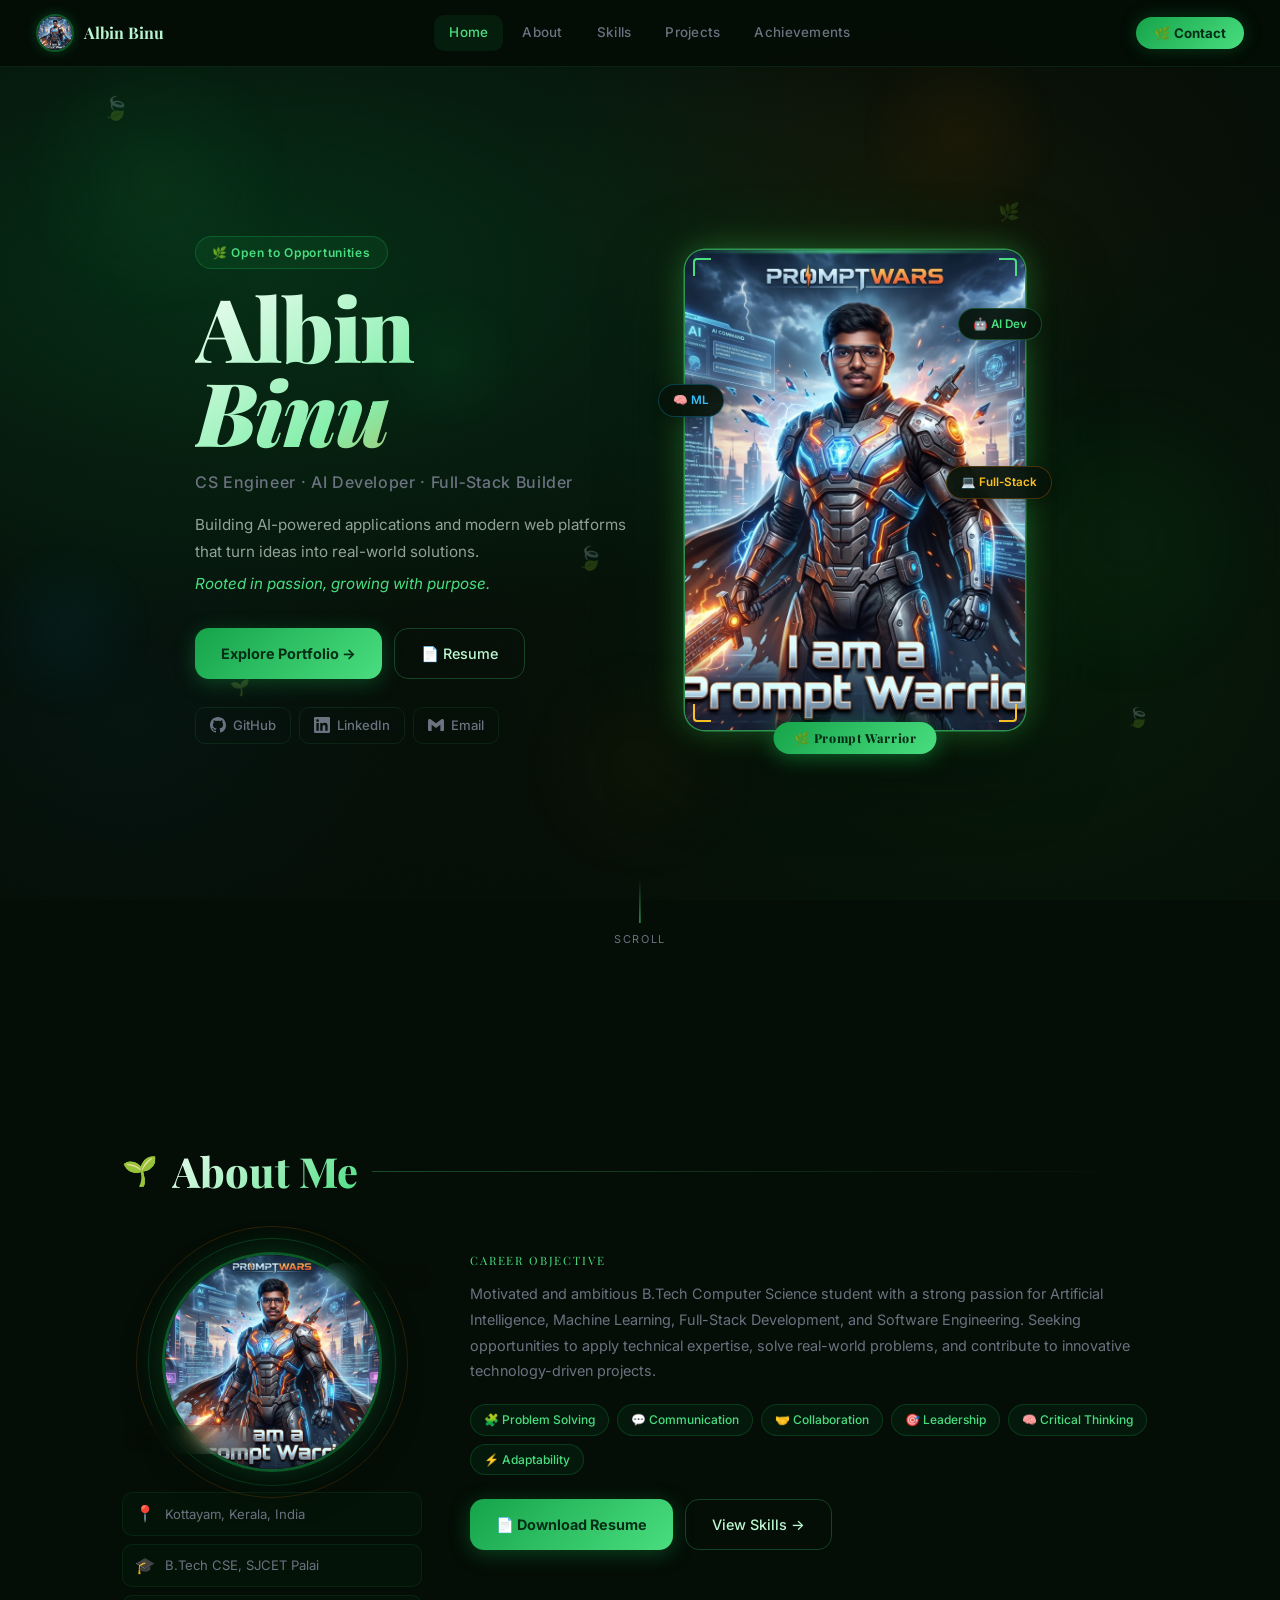
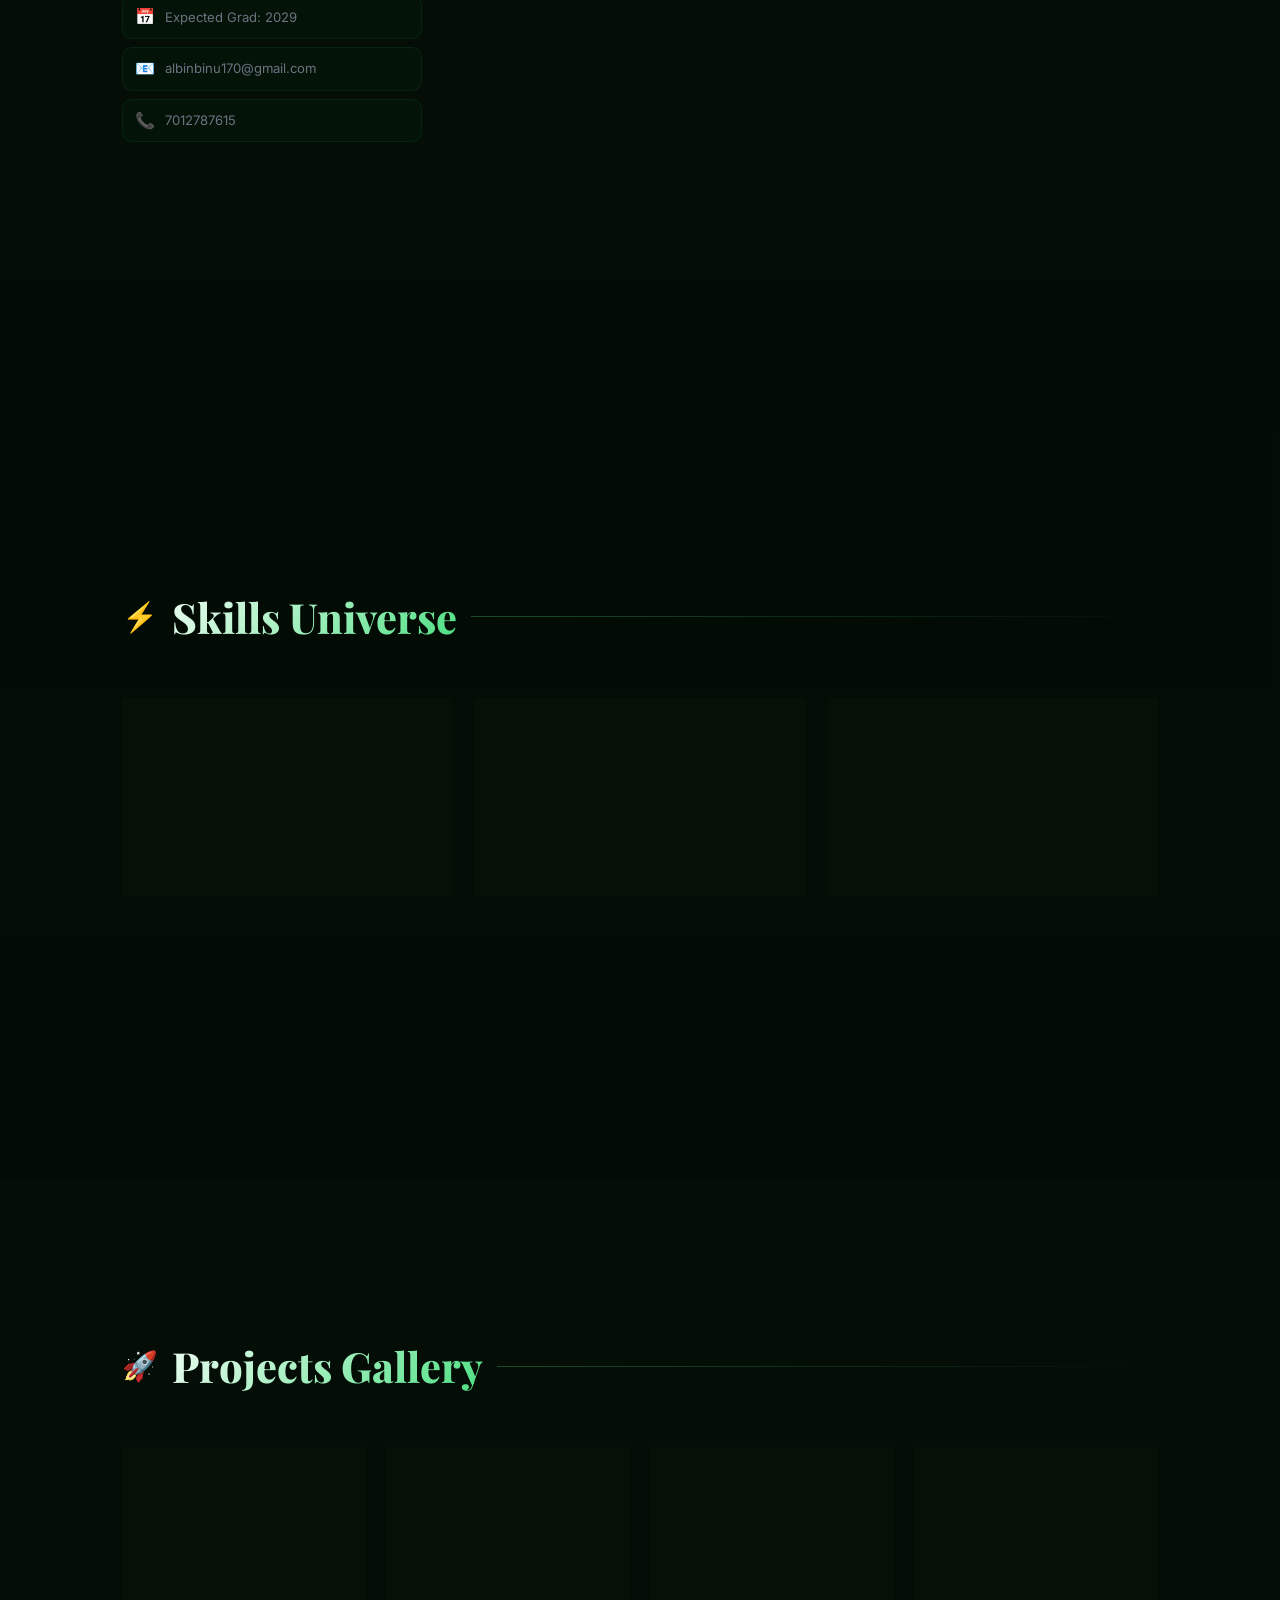
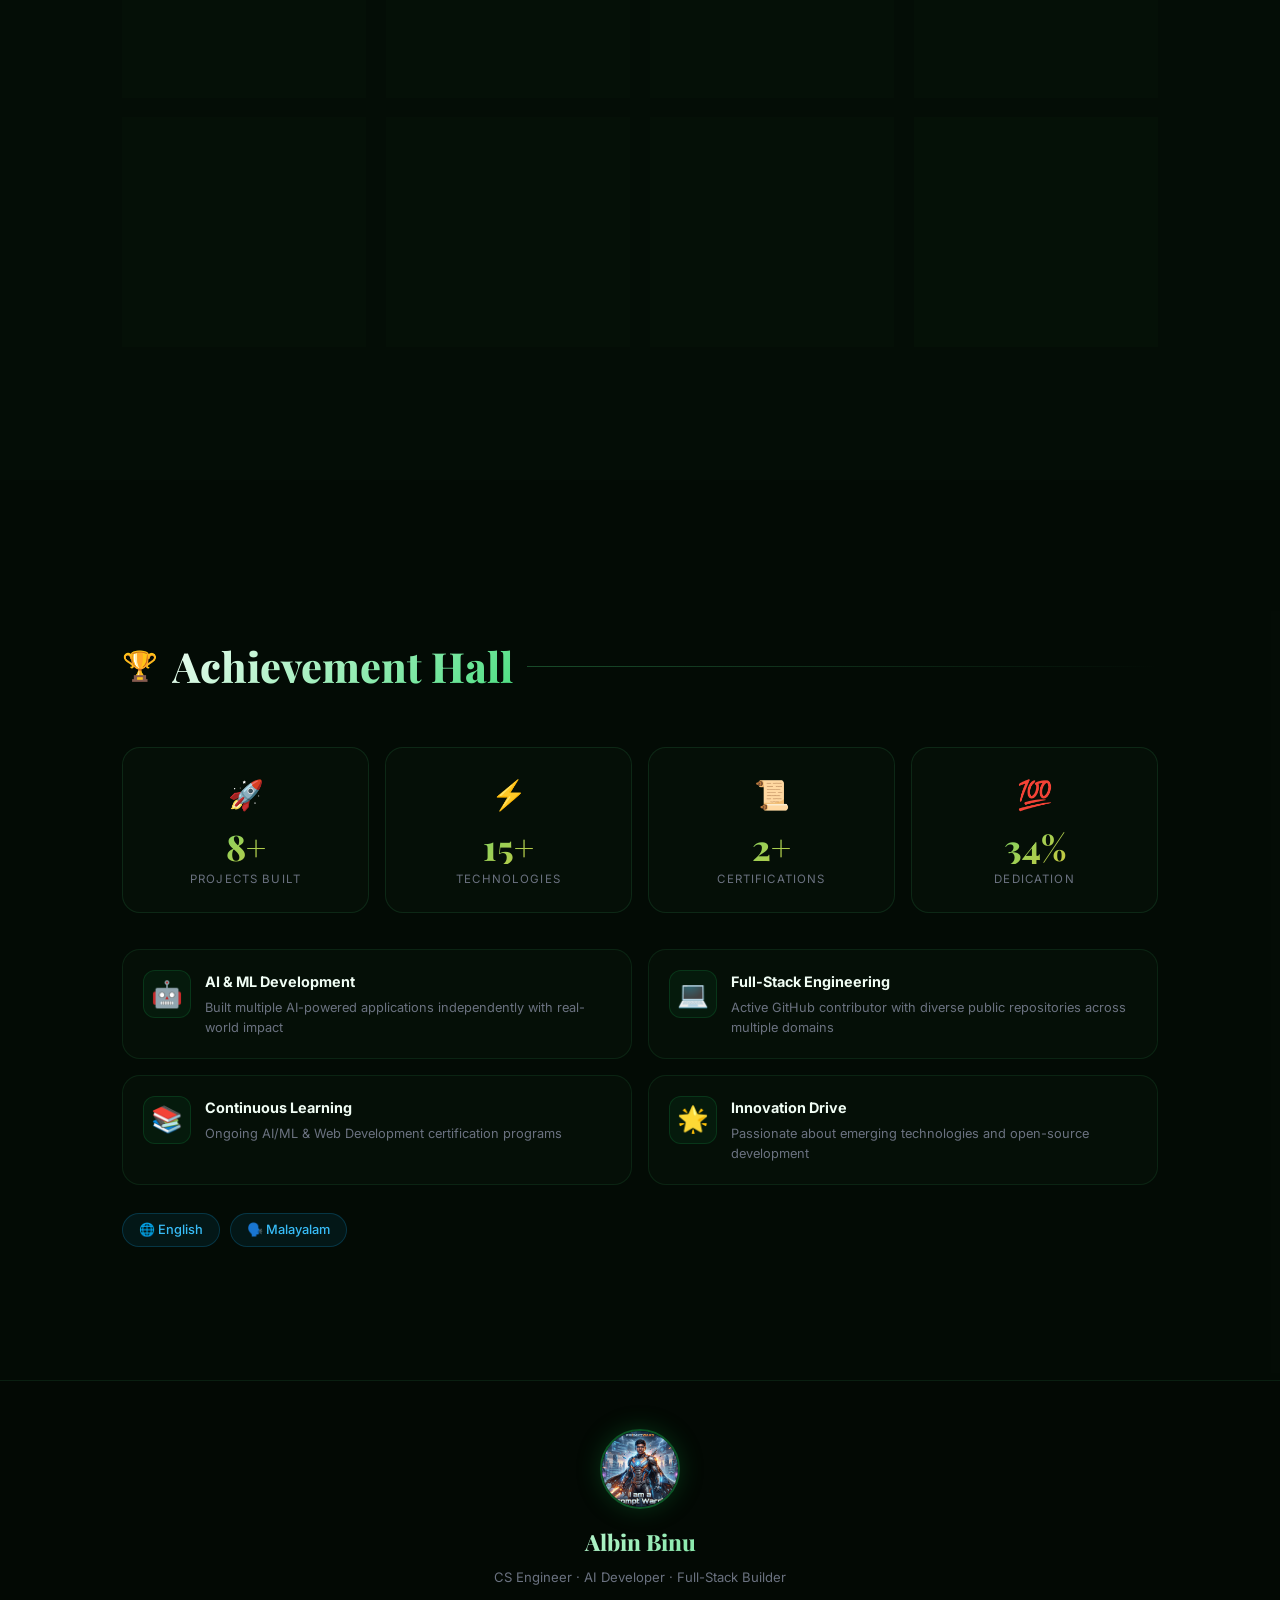
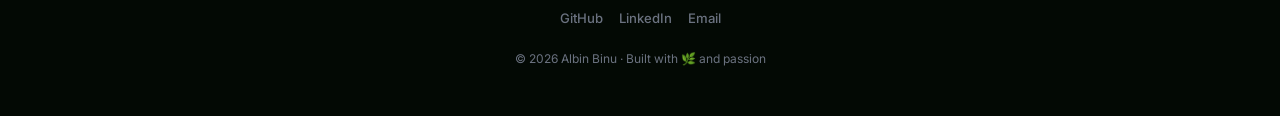
<file: index.html>
<!DOCTYPE html>
<html lang="en">
<head>
  <meta charset="UTF-8" />
  <meta name="viewport" content="width=device-width, initial-scale=1.0" />
  <meta name="description" content="Albin Binu — CS Engineer, AI Developer & Full-Stack Builder. Nature-themed portfolio." />
  <meta name="keywords" content="Albin Binu, Portfolio, AI Developer, Full Stack, Machine Learning, React, Python" />
  <title>Albin Binu | Portfolio</title>
  <link rel="preconnect" href="https://fonts.googleapis.com" />
  <link href="https://fonts.googleapis.com/css2?family=Playfair+Display:ital,wght@0,600;0,700;0,800;0,900;1,600&family=Inter:wght@300;400;500;600;700&display=swap" rel="stylesheet" />
  <link rel="stylesheet" href="style.css" />
</head>
<body>

<!-- ── NATURE BACKGROUND LAYERS ── -->
<div class="nature-bg">
  <div class="bg-layer layer1"></div>
  <div class="bg-layer layer2"></div>
  <div class="bg-layer layer3"></div>
  <!-- Floating bokeh orbs -->
  <div class="bokeh" style="--x:12%;--y:20%;--s:280px;--c:rgba(34,197,94,0.07);--d:0s;--dur:9s"></div>
  <div class="bokeh" style="--x:75%;--y:15%;--s:200px;--c:rgba(217,119,6,0.06);--d:2s;--dur:12s"></div>
  <div class="bokeh" style="--x:88%;--y:60%;--s:320px;--c:rgba(34,197,94,0.05);--d:1s;--dur:14s"></div>
  <div class="bokeh" style="--x:5%;--y:70%;--s:180px;--c:rgba(14,165,233,0.05);--d:3s;--dur:10s"></div>
  <div class="bokeh" style="--x:50%;--y:85%;--s:240px;--c:rgba(217,119,6,0.04);--d:0.5s;--dur:11s"></div>
  <div class="bokeh" style="--x:35%;--y:40%;--s:150px;--c:rgba(34,197,94,0.06);--d:4s;--dur:8s"></div>
  <!-- Floating leaves -->
  <div class="leaf leaf1">🍃</div>
  <div class="leaf leaf2">🌿</div>
  <div class="leaf leaf3">🍃</div>
  <div class="leaf leaf4">🌱</div>
  <div class="leaf leaf5">🍃</div>
</div>

<!-- ── TOP NAV ── -->
<header id="topnav">
  <div class="nav-logo">
    <div class="logo-img-wrap">
      <img src="charter.jpg" alt="Albin Binu" class="logo-avatar" />
    </div>
    <span class="logo-name">Albin Binu</span>
  </div>
  <nav class="nav-links" id="nav-links">
    <a href="#home"   class="navlink active">Home</a>
    <a href="#about"  class="navlink">About</a>
    <a href="#skills" class="navlink">Skills</a>
    <a href="#projects" class="navlink">Projects</a>
    <a href="#achievements" class="navlink">Achievements</a>
  </nav>
  <div class="nav-right">
    <button class="btn-contact" onclick="document.getElementById('contact-modal').classList.remove('hidden')">🌿 Contact</button>
    <button class="hamburger" id="hamburger" onclick="toggleMenu()">☰</button>
  </div>
</header>

<!-- ── HERO / HOME ── -->
<section id="home" class="section section-hero">
  <div class="hero-content">
    <div class="hero-text">
      <div class="hero-tag">🌿 Open to Opportunities</div>
      <h1 class="hero-name">Albin<br><span class="name-accent">Binu</span></h1>
      <p class="hero-role">CS Engineer · AI Developer · Full‑Stack Builder</p>
      <p class="hero-desc">
        Building AI-powered applications and modern web platforms that turn ideas into real-world solutions.
        <em class="em-nature">Rooted in passion, growing with purpose.</em>
      </p>
      <div class="hero-btns">
        <a href="#about" class="btn-primary">Explore Portfolio →</a>
        <a href="#" class="btn-secondary" id="resume-btn">📄 Resume</a>
      </div>
      <div class="hero-socials">
        <a href="https://github.com/albin170/" target="_blank" class="social-link">
          <svg width="16" height="16" fill="currentColor" viewBox="0 0 24 24"><path d="M12 0C5.37 0 0 5.37 0 12c0 5.31 3.435 9.795 8.205 11.385.6.105.825-.255.825-.57 0-.285-.015-1.23-.015-2.235-3.015.555-3.795-.735-4.035-1.41-.135-.345-.72-1.41-1.23-1.695-.42-.225-1.02-.78-.015-.795.945-.015 1.62.87 1.845 1.23 1.08 1.815 2.805 1.305 3.495.99.105-.78.42-1.305.765-1.605-2.67-.3-5.46-1.335-5.46-5.925 0-1.305.465-2.385 1.23-3.225-.12-.3-.54-1.53.12-3.18 0 0 1.005-.315 3.3 1.23.96-.27 1.98-.405 3-.405s2.04.135 3 .405c2.295-1.56 3.3-1.23 3.3-1.23.66 1.65.24 2.88.12 3.18.765.84 1.23 1.905 1.23 3.225 0 4.605-2.805 5.625-5.475 5.925.435.375.81 1.095.81 2.22 0 1.605-.015 2.895-.015 3.3 0 .315.225.69.825.57A12.02 12.02 0 0 0 24 12c0-6.63-5.37-12-12-12z"/></svg>
          GitHub
        </a>
        <a href="https://www.linkedin.com/in/albinbinu170/" target="_blank" class="social-link">
          <svg width="16" height="16" fill="currentColor" viewBox="0 0 24 24"><path d="M20.447 20.452h-3.554v-5.569c0-1.328-.027-3.037-1.852-3.037-1.853 0-2.136 1.445-2.136 2.939v5.667H9.351V9h3.414v1.561h.046c.477-.9 1.637-1.85 3.37-1.85 3.601 0 4.267 2.37 4.267 5.455v6.286zM5.337 7.433a2.062 2.062 0 0 1-2.063-2.065 2.064 2.064 0 1 1 2.063 2.065zm1.782 13.019H3.555V9h3.564v11.452zM22.225 0H1.771C.792 0 0 .774 0 1.729v20.542C0 23.227.792 24 1.771 24h20.451C23.2 24 24 23.227 24 22.271V1.729C24 .774 23.2 0 22.222 0h.003z"/></svg>
          LinkedIn
        </a>
        <a href="mailto:albinbinu170@gmail.com" class="social-link">
          <svg width="16" height="16" fill="currentColor" viewBox="0 0 24 24"><path d="M24 5.457v13.909c0 .904-.732 1.636-1.636 1.636h-3.819V11.73L12 16.64l-6.545-4.91v9.273H1.636A1.636 1.636 0 0 1 0 19.366V5.457c0-2.023 2.309-3.178 3.927-1.964L5.455 4.64 12 9.548l6.545-4.91 1.528-1.145C21.69 2.28 24 3.434 24 5.457z"/></svg>
          Email
        </a>
      </div>
    </div>

    <!-- ANIMATED AVATAR -->
    <div class="hero-avatar-wrap">
      <!-- Outer decorative rings -->
      <div class="avatar-orbit orbit1">
        <div class="orbit-dot dot-green"></div>
      </div>
      <div class="avatar-orbit orbit2">
        <div class="orbit-dot dot-amber"></div>
      </div>
      <div class="avatar-orbit orbit3"></div>
      <!-- Glow backdrop -->
      <div class="avatar-glow"></div>
      <!-- VIDEO AVATAR -->
      <div class="avatar-frame" id="avatar-frame-3d">
        <!-- Scan line overlay -->
        <div class="video-scan"></div>
        <!-- Glowing corner accents -->
        <span class="vc vc-tl"></span>
        <span class="vc vc-tr"></span>
        <span class="vc vc-bl"></span>
        <span class="vc vc-br"></span>
        <video
          id="avatar-video"
          autoplay
          loop
          muted
          playsinline
          poster="charter.jpg"
        >
          <source src="video.mp4" type="video/mp4" />
          <!-- Fallback if no video file found -->
          <img src="charter.jpg" alt="Albin Binu" class="video-fallback" />
        </video>
      </div>
      <!-- Floating nature badges -->
      <div class="float-badge badge-ai">🤖 AI Dev</div>
      <div class="float-badge badge-fs">💻 Full-Stack</div>
      <div class="float-badge badge-ml">🧠 ML</div>
      <!-- Bottom label -->
      <div class="avatar-label">🌿 Prompt Warrior</div>
    </div>
  </div>

  <!-- Scroll indicator -->
  <div class="scroll-hint">
    <div class="scroll-line"></div>
    <span>Scroll</span>
  </div>
</section>

<!-- ── ABOUT ── -->
<section id="about" class="section">
  <div class="section-inner">
    <div class="section-head">
      <span class="section-icon">🌱</span>
      <h2 class="section-title">About Me</h2>
      <div class="section-divider"></div>
    </div>
    <div class="about-grid">
      <div class="about-photo-col">
        <div class="about-img-wrap">
          <img src="charter.jpg" alt="Albin Binu" class="about-photo" />
          <div class="about-img-ring ring1"></div>
          <div class="about-img-ring ring2"></div>
          <!-- Info pills floating around photo -->
          <div class="info-pill pill-loc">📍 Kerala, India</div>
          <div class="info-pill pill-edu">🎓 B.Tech CSE 2029</div>
        </div>
        <div class="about-info-list">
          <div class="info-row"><span class="info-icon">📍</span><span>Kottayam, Kerala, India</span></div>
          <div class="info-row"><span class="info-icon">🎓</span><span>B.Tech CSE, SJCET Palai</span></div>
          <div class="info-row"><span class="info-icon">📅</span><span>Expected Grad: 2029</span></div>
          <div class="info-row"><span class="info-icon">📧</span><span>albinbinu170@gmail.com</span></div>
          <div class="info-row"><span class="info-icon">📞</span><span>7012787615</span></div>
        </div>
      </div>
      <div class="about-text-col">
        <p class="about-label">CAREER OBJECTIVE</p>
        <p class="about-obj">
          Motivated and ambitious B.Tech Computer Science student with a strong passion for Artificial Intelligence, Machine Learning, Full-Stack Development, and Software Engineering. Seeking opportunities to apply technical expertise, solve real-world problems, and contribute to innovative technology-driven projects.
        </p>
        <div class="softskills">
          <span class="ss-tag">🧩 Problem Solving</span>
          <span class="ss-tag">💬 Communication</span>
          <span class="ss-tag">🤝 Collaboration</span>
          <span class="ss-tag">🎯 Leadership</span>
          <span class="ss-tag">🧠 Critical Thinking</span>
          <span class="ss-tag">⚡ Adaptability</span>
        </div>
        <div class="about-actions">
          <a href="#" class="btn-primary" id="dl-resume">📄 Download Resume</a>
          <a href="#skills" class="btn-secondary">View Skills →</a>
        </div>
      </div>
    </div>
  </div>
</section>

<!-- ── SKILLS ── -->
<section id="skills" class="section section-alt">
  <div class="section-inner">
    <div class="section-head">
      <span class="section-icon">⚡</span>
      <h2 class="section-title">Skills Universe</h2>
      <div class="section-divider"></div>
    </div>
    <div class="skills-grid">
      <div class="skill-group">
        <h3 class="skill-group-title">🌐 Web Technologies</h3>
        <div class="skill-tags">
          <span class="stag web">HTML5</span><span class="stag web">CSS3</span>
          <span class="stag web">JavaScript</span><span class="stag web">React.js</span>
          <span class="stag web">Node.js</span><span class="stag web">REST APIs</span>
          <span class="stag web">Full-Stack Dev</span>
        </div>
      </div>
      <div class="skill-group">
        <h3 class="skill-group-title">🤖 AI & Machine Learning</h3>
        <div class="skill-tags">
          <span class="stag ai">Machine Learning</span><span class="stag ai">Deep Learning</span>
          <span class="stag ai">Generative AI</span><span class="stag ai">AI Agents</span>
          <span class="stag ai">Prompt Engineering</span><span class="stag ai">AI App Dev</span>
        </div>
      </div>
      <div class="skill-group">
        <h3 class="skill-group-title">🗄️ Databases & Tools</h3>
        <div class="skill-tags">
          <span class="stag db">MySQL</span><span class="stag db">Firebase</span>
          <span class="stag db">Supabase</span><span class="stag tool">Git</span>
          <span class="stag tool">GitHub</span><span class="stag tool">Python</span>
          <span class="stag tool">Shell Scripting</span>
        </div>
      </div>
    </div>
  </div>
</section>

<!-- ── PROJECTS ── -->
<section id="projects" class="section">
  <div class="section-inner">
    <div class="section-head">
      <span class="section-icon">🚀</span>
      <h2 class="section-title">Projects Gallery</h2>
      <div class="section-divider"></div>
    </div>
    <div class="projects-grid">

      <div class="proj-card" onclick="openProject('healthcare')">
        <div class="proj-header" style="--accent:#22c55e">
          <span class="proj-icon">🏥</span>
          <span class="proj-tag">AI · Python · Web</span>
        </div>
        <h3 class="proj-title">Healthcare AI Assistant</h3>
        <p class="proj-desc">AI-powered symptom analysis and health guidance system with intelligent recommendations.</p>
        <div class="proj-footer">
          <a href="https://github.com/albin170/" target="_blank" class="proj-link">GitHub →</a>
        </div>
      </div>

      <div class="proj-card" onclick="openProject('english')">
        <div class="proj-header" style="--accent:#d97706">
          <span class="proj-icon">🗣️</span>
          <span class="proj-tag">JS · Speech API · AI</span>
        </div>
        <h3 class="proj-title">English Speaking AI</h3>
        <p class="proj-desc">Improves pronunciation, vocabulary, and communication skills with AI feedback.</p>
        <div class="proj-footer">
          <a href="https://github.com/albin170/" target="_blank" class="proj-link">GitHub →</a>
        </div>
      </div>

      <div class="proj-card" onclick="openProject('canteen')">
        <div class="proj-header" style="--accent:#0ea5e9">
          <span class="proj-icon">🍽️</span>
          <span class="proj-tag">React · Node.js · MySQL</span>
        </div>
        <h3 class="proj-title">Smart Canteen System</h3>
        <p class="proj-desc">Web-based food ordering and real-time order tracking platform for campuses.</p>
        <div class="proj-footer">
          <a href="https://github.com/albin170/" target="_blank" class="proj-link">GitHub →</a>
        </div>
      </div>

      <div class="proj-card" onclick="openProject('fitness')">
        <div class="proj-header" style="--accent:#f59e0b">
          <span class="proj-icon">💪</span>
          <span class="proj-tag">HTML · CSS · JS</span>
        </div>
        <h3 class="proj-title">Fitness Food Marketplace</h3>
        <p class="proj-desc">Digital marketplace for healthy foods and fitness nutrition products.</p>
        <div class="proj-footer">
          <a href="https://github.com/albin170/" target="_blank" class="proj-link">GitHub →</a>
        </div>
      </div>

      <div class="proj-card" onclick="openProject('study')">
        <div class="proj-header" style="--accent:#16a34a">
          <span class="proj-icon">📚</span>
          <span class="proj-tag">Python · ML · Web</span>
        </div>
        <h3 class="proj-title">AI Study Planner</h3>
        <p class="proj-desc">Smart academic planner with goal setting, AI scheduling, and progress tracking.</p>
        <div class="proj-footer">
          <a href="https://github.com/albin170/" target="_blank" class="proj-link">GitHub →</a>
        </div>
      </div>

      <div class="proj-card" onclick="openProject('interview')">
        <div class="proj-header" style="--accent:#ec4899">
          <span class="proj-icon">🎤</span>
          <span class="proj-tag">AI · Speech · Web</span>
        </div>
        <h3 class="proj-title">Mock Interview AI</h3>
        <p class="proj-desc">AI-based interview prep platform with personalized feedback and scoring.</p>
        <div class="proj-footer">
          <a href="https://github.com/albin170/" target="_blank" class="proj-link">GitHub →</a>
        </div>
      </div>

      <div class="proj-card" onclick="openProject('election')">
        <div class="proj-header" style="--accent:#6366f1">
          <span class="proj-icon">🗳️</span>
          <span class="proj-tag">HTML · CSS · JS · AI</span>
        </div>
        <h3 class="proj-title">Election Assistant</h3>
        <p class="proj-desc">Simplifies election procedures, timelines, and voting process guidance.</p>
        <div class="proj-footer">
          <a href="https://github.com/albin170/" target="_blank" class="proj-link">GitHub →</a>
        </div>
      </div>

      <div class="proj-card proj-featured" onclick="openProject('portfolio')">
        <div class="proj-header" style="--accent:#22c55e">
          <span class="proj-icon">🌿</span>
          <span class="proj-tag">Three.js · GSAP · JS</span>
        </div>
        <h3 class="proj-title">Personal Portfolio</h3>
        <p class="proj-desc">This very nature-themed portfolio you are exploring right now!</p>
        <div class="proj-footer">
          <a href="https://github.com/albin170/" target="_blank" class="proj-link">GitHub →</a>
        </div>
      </div>

    </div>
  </div>
</section>

<!-- ── ACHIEVEMENTS ── -->
<section id="achievements" class="section section-alt">
  <div class="section-inner">
    <div class="section-head">
      <span class="section-icon">🏆</span>
      <h2 class="section-title">Achievement Hall</h2>
      <div class="section-divider"></div>
    </div>

    <div class="counters-row">
      <div class="counter-card" data-target="8">
        <div class="counter-icon">🚀</div>
        <div class="counter-val" id="cnt-0">0+</div>
        <div class="counter-lbl">Projects Built</div>
      </div>
      <div class="counter-card" data-target="15">
        <div class="counter-icon">⚡</div>
        <div class="counter-val" id="cnt-1">0+</div>
        <div class="counter-lbl">Technologies</div>
      </div>
      <div class="counter-card" data-target="2">
        <div class="counter-icon">📜</div>
        <div class="counter-val" id="cnt-2">0+</div>
        <div class="counter-lbl">Certifications</div>
      </div>
      <div class="counter-card" data-target="100">
        <div class="counter-icon">💯</div>
        <div class="counter-val" id="cnt-3">0%</div>
        <div class="counter-lbl">Dedication</div>
      </div>
    </div>

    <div class="ach-list">
      <div class="ach-card">
        <div class="ach-icon-bg">🤖</div>
        <div class="ach-body">
          <h4>AI & ML Development</h4>
          <p>Built multiple AI-powered applications independently with real-world impact</p>
        </div>
      </div>
      <div class="ach-card">
        <div class="ach-icon-bg">💻</div>
        <div class="ach-body">
          <h4>Full-Stack Engineering</h4>
          <p>Active GitHub contributor with diverse public repositories across multiple domains</p>
        </div>
      </div>
      <div class="ach-card">
        <div class="ach-icon-bg">📚</div>
        <div class="ach-body">
          <h4>Continuous Learning</h4>
          <p>Ongoing AI/ML & Web Development certification programs</p>
        </div>
      </div>
      <div class="ach-card">
        <div class="ach-icon-bg">🌟</div>
        <div class="ach-body">
          <h4>Innovation Drive</h4>
          <p>Passionate about emerging technologies and open-source development</p>
        </div>
      </div>
    </div>

    <div class="lang-row">
      <span class="lang-badge">🌐 English</span>
      <span class="lang-badge">🗣️ Malayalam</span>
    </div>
  </div>
</section>

<!-- ── FOOTER ── -->
<footer class="site-footer">
  <div class="footer-inner">
    <div class="footer-avatar-wrap">
      <img src="charter.jpg" alt="Albin Binu" class="footer-avatar" />
    </div>
    <h3 class="footer-name">Albin Binu</h3>
    <p class="footer-role">CS Engineer · AI Developer · Full-Stack Builder</p>
    <div class="footer-socials">
      <a href="https://github.com/albin170/" target="_blank" class="fsoc">GitHub</a>
      <a href="https://www.linkedin.com/in/albinbinu170/" target="_blank" class="fsoc">LinkedIn</a>
      <a href="mailto:albinbinu170@gmail.com" class="fsoc">Email</a>
    </div>
    <p class="footer-copy">© 2026 Albin Binu · Built with 🌿 and passion</p>
  </div>
</footer>

<!-- ── CONTACT MODAL ── -->
<div id="contact-modal" class="modal-overlay hidden">
  <div class="modal-card">
    <button class="modal-close" onclick="document.getElementById('contact-modal').classList.add('hidden')">✕</button>
    <div class="modal-avatar-wrap">
      <img src="charter.jpg" alt="Albin Binu" class="modal-avatar" />
    </div>
    <h3>Get In Touch 🌿</h3>
    <p>I'm always open to new opportunities and collaborations!</p>
    <div class="contact-links">
      <a href="mailto:albinbinu170@gmail.com" class="contact-item">📧 albinbinu170@gmail.com</a>
      <a href="tel:7012787615" class="contact-item">📞 7012787615</a>
      <a href="https://github.com/albin170/" target="_blank" class="contact-item">💻 github.com/albin170</a>
      <a href="https://www.linkedin.com/in/albinbinu170/" target="_blank" class="contact-item">🔗 linkedin.com/in/albinbinu170</a>
    </div>
  </div>
</div>

<!-- Three.js removed — video replaces 3D canvas -->
<script src="script.js"></script>
</body>
</html>
</file>
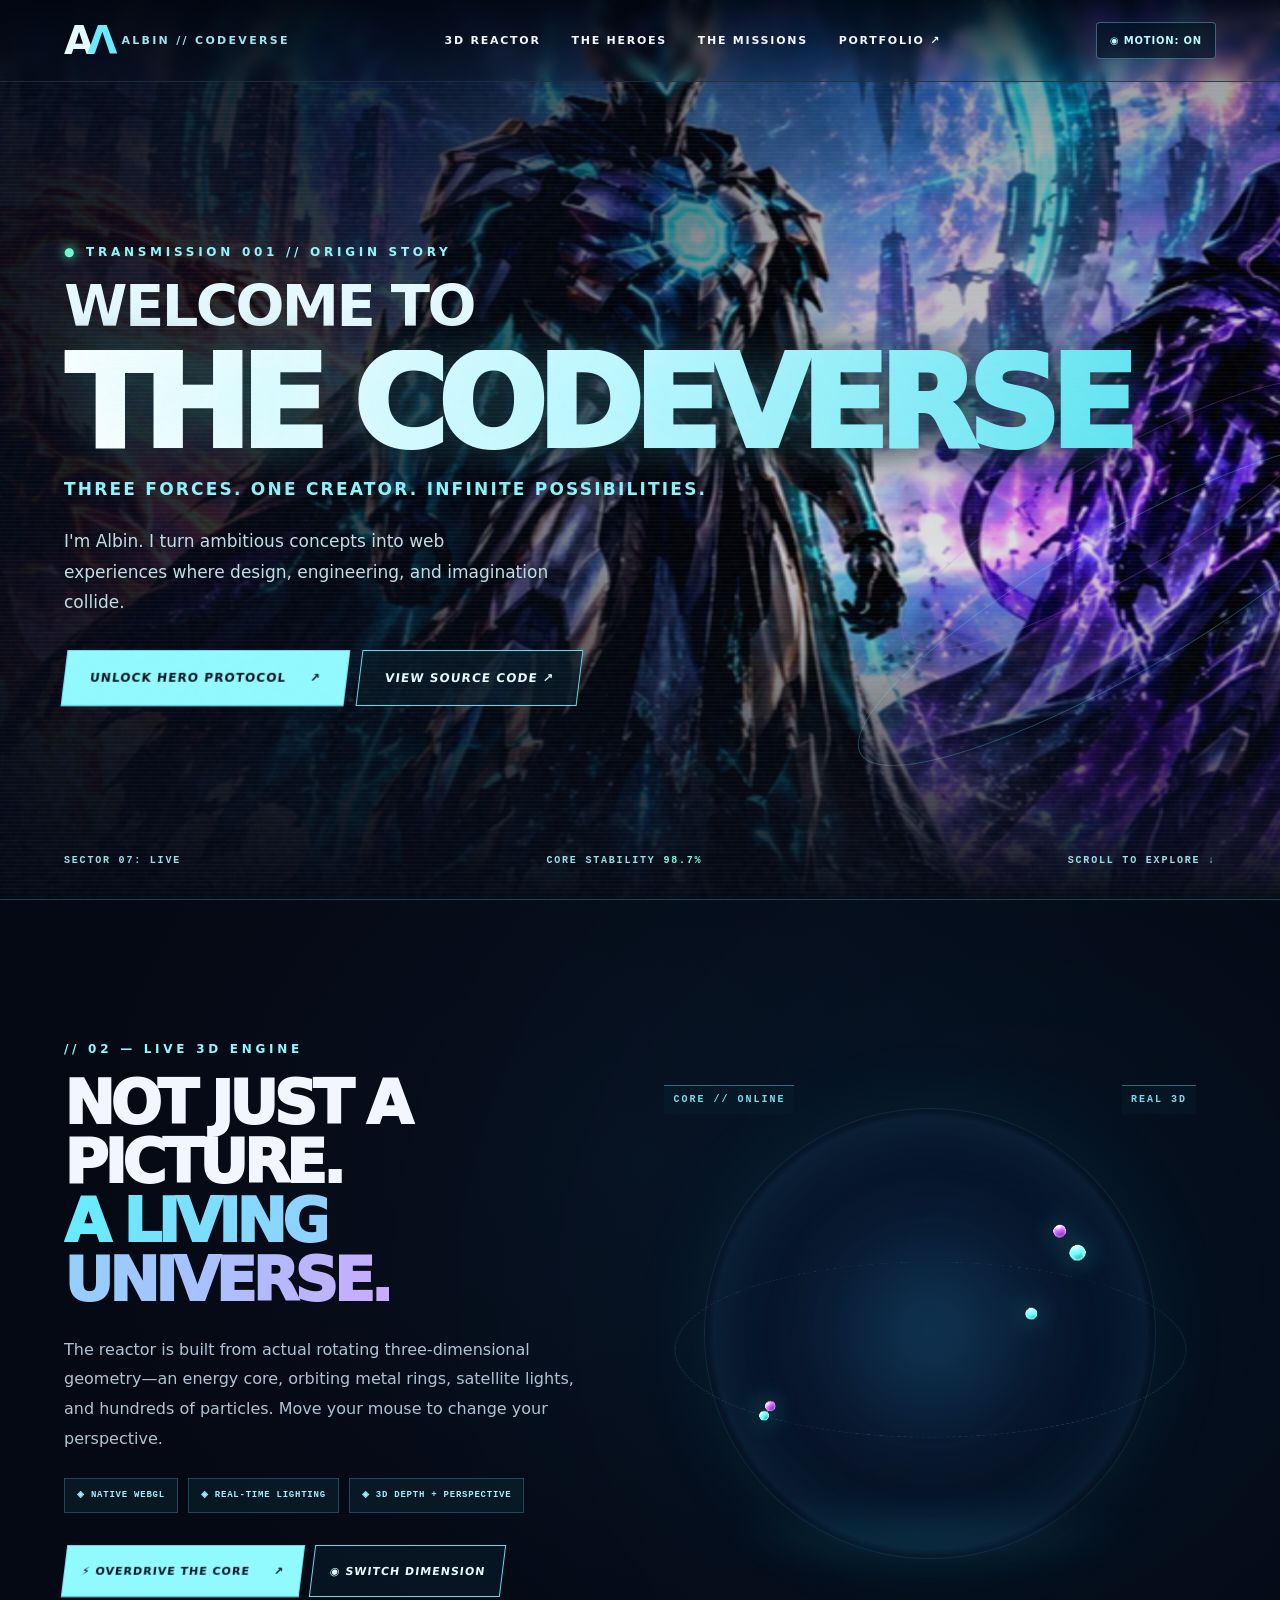
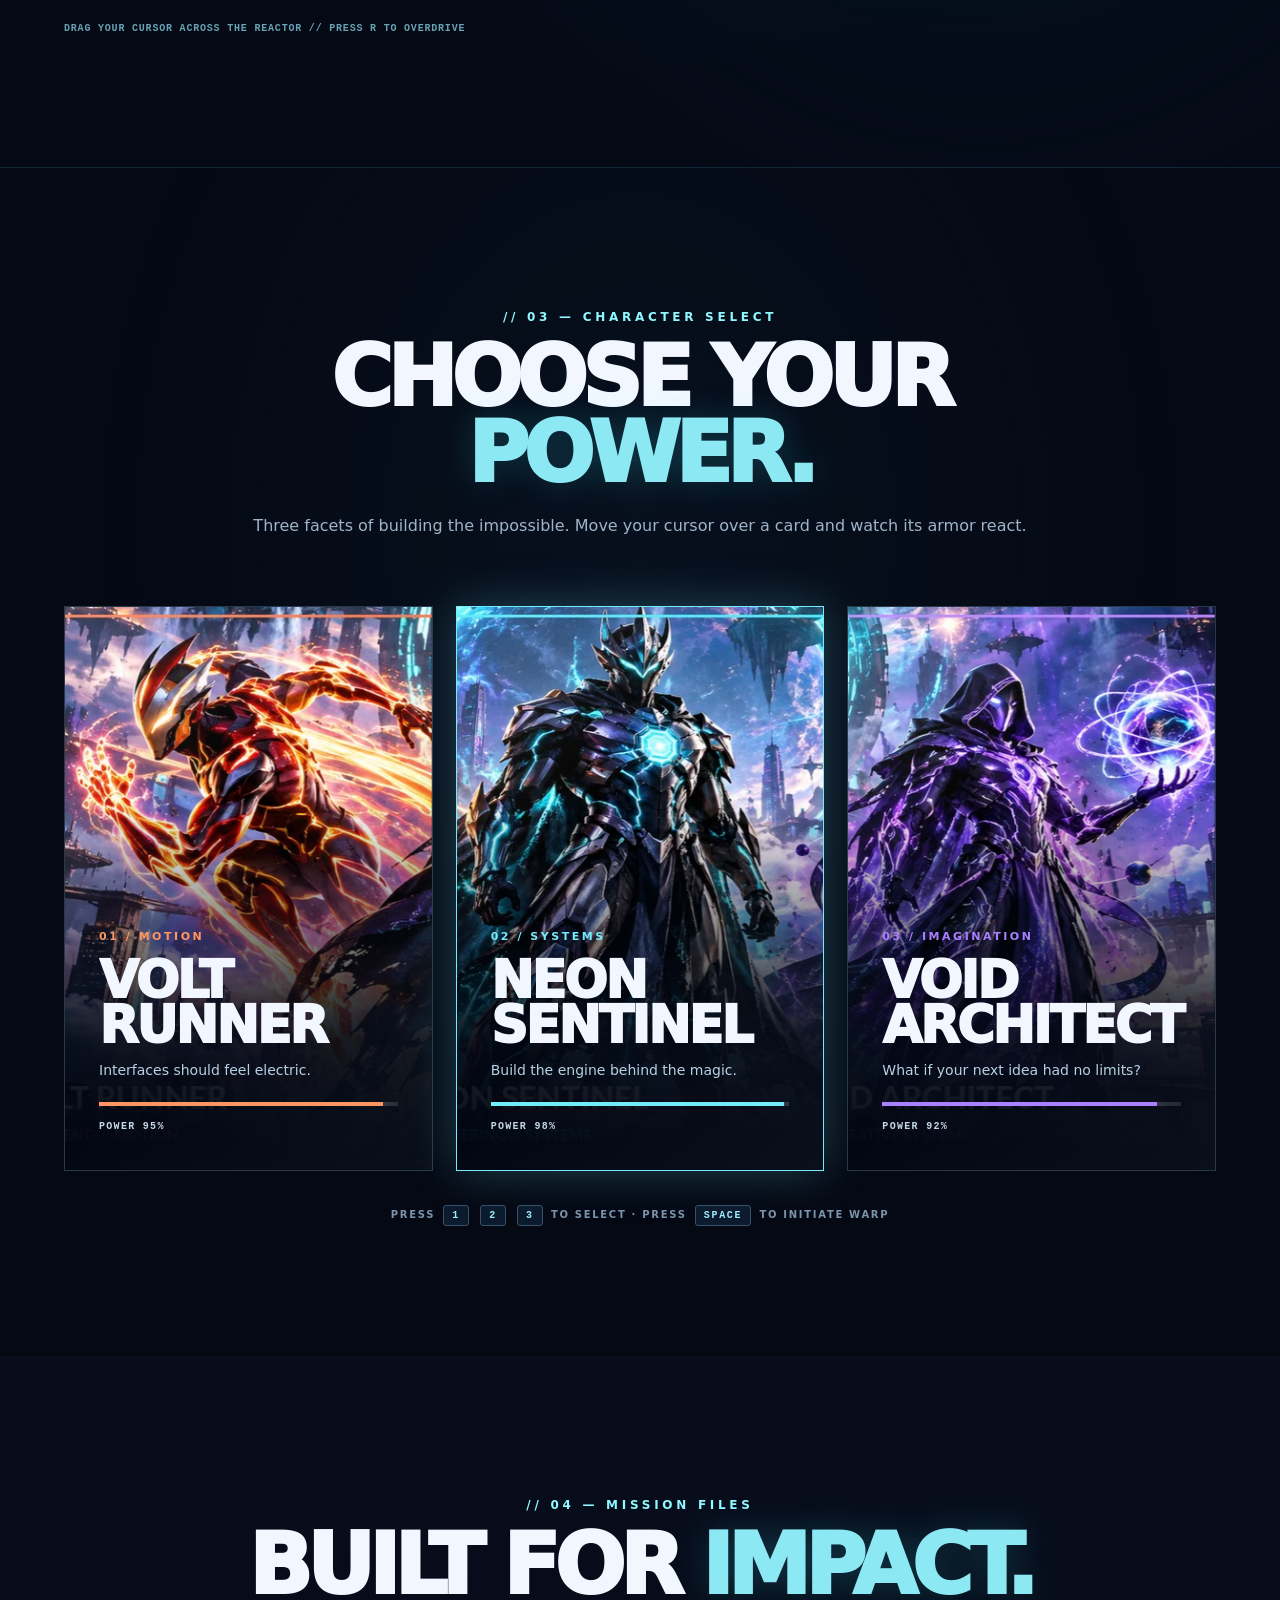
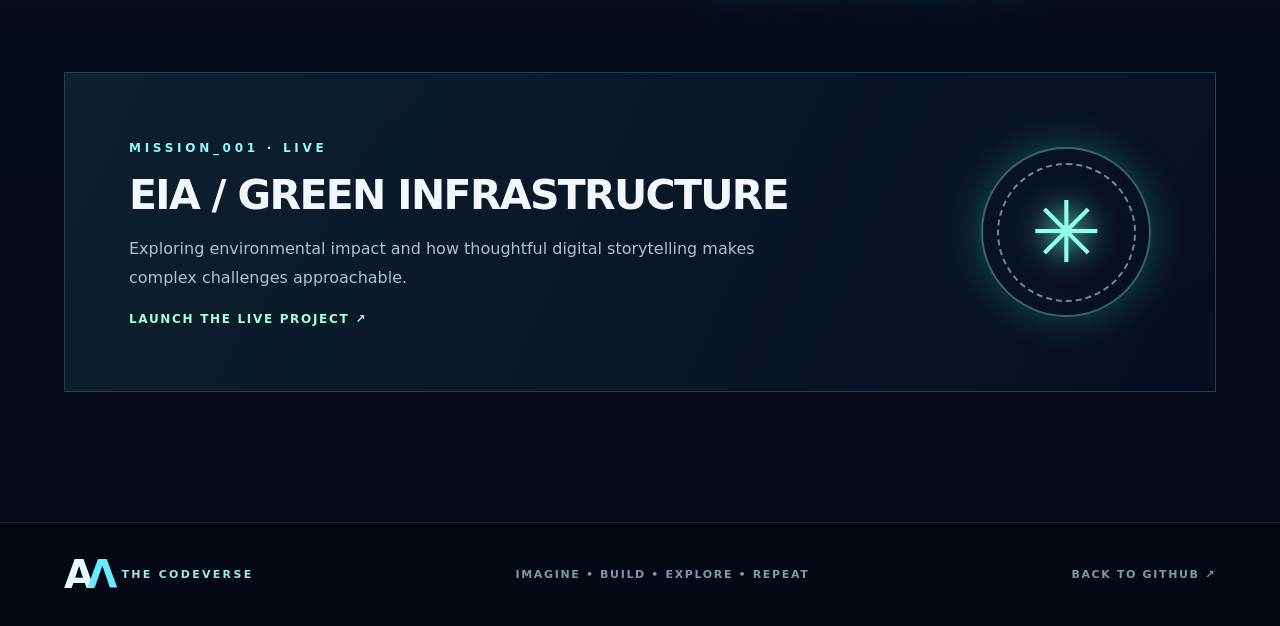
<file: experience/index.html>
<!doctype html>
<html lang="en">
<head>
<meta charset="utf-8"/>
<meta name="viewport" content="width=device-width,initial-scale=1"/>
<meta name="theme-color" content="#050914"/>
<meta name="description" content="Albin's Codeverse — a cinematic interactive developer landing page with three original superheroes."/>
<title>ALBIN // THE CODEVERSE</title>
<link rel="stylesheet" href="./styles.css"/>
</head>
<body>
<canvas id="hyperfield" aria-hidden="true"></canvas>
<div class="noise" aria-hidden="true"></div>
<div class="hud-lines" aria-hidden="true"></div>
<div id="cursor" aria-hidden="true"></div>
<header class="topnav">
  <a href="https://github.com/albin170" class="brand" aria-label="Albin's GitHub profile"><b>A<span>Λ</span></b> <small>ALBIN // CODEVERSE</small></a>
  <nav aria-label="Main navigation"><a href="#portal">3D REACTOR</a><a href="#heroes">THE HEROES</a><a href="#missions">THE MISSIONS</a><a href="https://albin170.github.io/" target="_blank" rel="noopener">PORTFOLIO ↗</a></nav>
  <button id="motionButton" class="motion" type="button" aria-pressed="true">◉ MOTION: ON</button>
</header>
<main>
<section class="hero" id="top">
 <div class="image-layer" id="imageLayer" aria-hidden="true"></div>
 <div class="hero-overlay" aria-hidden="true"></div>
 <div class="orbital orbit-one" aria-hidden="true"></div><div class="orbital orbit-two" aria-hidden="true"></div>
 <div class="hero-content">
   <p class="eyebrow"><span class="live">●</span> TRANSMISSION 001 // ORIGIN STORY</p>
   <h1><span class="line-a">WELCOME TO</span><span class="line-b" data-text="THE CODEVERSE">THE CODEVERSE</span></h1>
   <p class="strap">THREE FORCES. ONE CREATOR. INFINITE POSSIBILITIES.</p>
   <p class="desc">I'm Albin. I turn ambitious concepts into web experiences where design, engineering, and imagination collide.</p>
   <div class="ctas"><a class="action action-primary" href="#heroes">UNLOCK HERO PROTOCOL <span>↗</span></a><a class="action action-secondary" href="https://github.com/albin170?tab=repositories" target="_blank" rel="noopener">VIEW SOURCE CODE ↗</a></div>
 </div>
 <div class="telemetry" aria-hidden="true"><span>SECTOR 07: LIVE</span><span>CORE STABILITY <b id="coreValue">98.7%</b></span><span>SCROLL TO EXPLORE ↓</span></div>
</section>
<section class="portal-section section" id="portal">
  <div class="portal-copy">
    <p class="eyebrow">// 02 — LIVE 3D ENGINE</p>
    <h2>NOT JUST A PICTURE.<br/><em>A LIVING UNIVERSE.</em></h2>
    <p>The reactor is built from actual rotating three-dimensional geometry—an energy core, orbiting metal rings, satellite lights, and hundreds of particles. Move your mouse to change your perspective.</p>
    <div class="portal-features"><span>◈ NATIVE WEBGL</span><span>◈ REAL-TIME LIGHTING</span><span>◈ 3D DEPTH + PERSPECTIVE</span></div>
    <div class="portal-actions"><button type="button" id="reactorBurst" class="action action-primary">⚡ OVERDRIVE THE CORE <span>↗</span></button><button type="button" id="reactorMode" class="action action-secondary">◉ SWITCH DIMENSION</button></div>
    <div class="portal-caption" id="reactorStatus" role="status">DRAG YOUR CURSOR ACROSS THE REACTOR // PRESS R TO OVERDRIVE</div>
  </div>
  <div class="reactor" id="reactorStage" aria-label="Animated three dimensional energy reactor">
    <div class="reactor-halo" aria-hidden="true"></div>
    <div class="fallback-orb" aria-hidden="true"><i></i><i></i><i></i><span>✦</span></div>
    <canvas id="reactorCanvas" aria-label="Live rotating WebGL holographic reactor" role="img"></canvas>
    <div class="reactor-hud" aria-hidden="true"><span>CORE // ONLINE</span><span>REAL 3D</span></div>
    <div class="reactor-floor" aria-hidden="true"></div>
  </div>
</section>
<section class="heroes section" id="heroes">
 <div class="section-head"><p class="eyebrow">// 03 — CHARACTER SELECT</p><h2>CHOOSE YOUR <em>POWER.</em></h2><p>Three facets of building the impossible. Move your cursor over a card and watch its armor react.</p></div>
 <div class="hero-grid" id="heroGrid">
  <article class="character ember" tabindex="0" aria-label="Volt Runner: motion and visual storytelling" data-power="VELOCITY"><div class="glow"></div><div class="character-media" style="background-image:url('../assets/hero-01.webp')"></div><div class="character-copy"><span>01 / MOTION</span><h3>VOLT<br/>RUNNER</h3><p>Interfaces should feel electric.</p><div class="meter"><i style="--w:95%"></i></div><small>POWER 95%</small></div></article>
  <article class="character aqua selected" tabindex="0" aria-label="Neon Sentinel: resilient engineering and systems" data-power="SENTINEL"><div class="glow"></div><div class="character-media" style="background-image:url('../assets/hero-02.webp')"></div><div class="character-copy"><span>02 / SYSTEMS</span><h3>NEON<br/>SENTINEL</h3><p>Build the engine behind the magic.</p><div class="meter"><i style="--w:98%"></i></div><small>POWER 98%</small></div></article>
  <article class="character violet" tabindex="0" aria-label="Void Architect: future concepts and AI experimentation" data-power="INFINITY"><div class="glow"></div><div class="character-media" style="background-image:url('../assets/hero-03.webp')"></div><div class="character-copy"><span>03 / IMAGINATION</span><h3>VOID<br/>ARCHITECT</h3><p>What if your next idea had no limits?</p><div class="meter"><i style="--w:92%"></i></div><small>POWER 92%</small></div></article>
 </div>
 <p class="keyhint">PRESS <kbd>1</kbd> <kbd>2</kbd> <kbd>3</kbd> TO SELECT · PRESS <kbd>SPACE</kbd> TO INITIATE WARP</p>
</section>
<section class="missions section" id="missions"><div class="section-head"><p class="eyebrow">// 04 — MISSION FILES</p><h2>BUILT FOR <em>IMPACT.</em></h2></div>
 <a class="mission-panel" href="https://albin170.github.io/eia-green-infrastructure/" target="_blank" rel="noopener"><div><span class="eyebrow">MISSION_001 · LIVE</span><h3>EIA / GREEN INFRASTRUCTURE</h3><p>Exploring environmental impact and how thoughtful digital storytelling makes complex challenges approachable.</p><strong>LAUNCH THE LIVE PROJECT ↗</strong></div><div class="mission-core" aria-hidden="true"><span>✳</span></div></a>
</section>
<footer><a class="brand" href="#top"><b>A<span>Λ</span></b> <small>THE CODEVERSE</small></a><p>IMAGINE • BUILD • EXPLORE • REPEAT</p><a href="https://github.com/albin170">BACK TO GITHUB ↗</a></footer>
</main>
<div id="warpFlash" aria-hidden="true"></div>
<script src="./world3d.js" defer></script>
<script src="./script.js" defer></script>
</body>
</html>
</file>
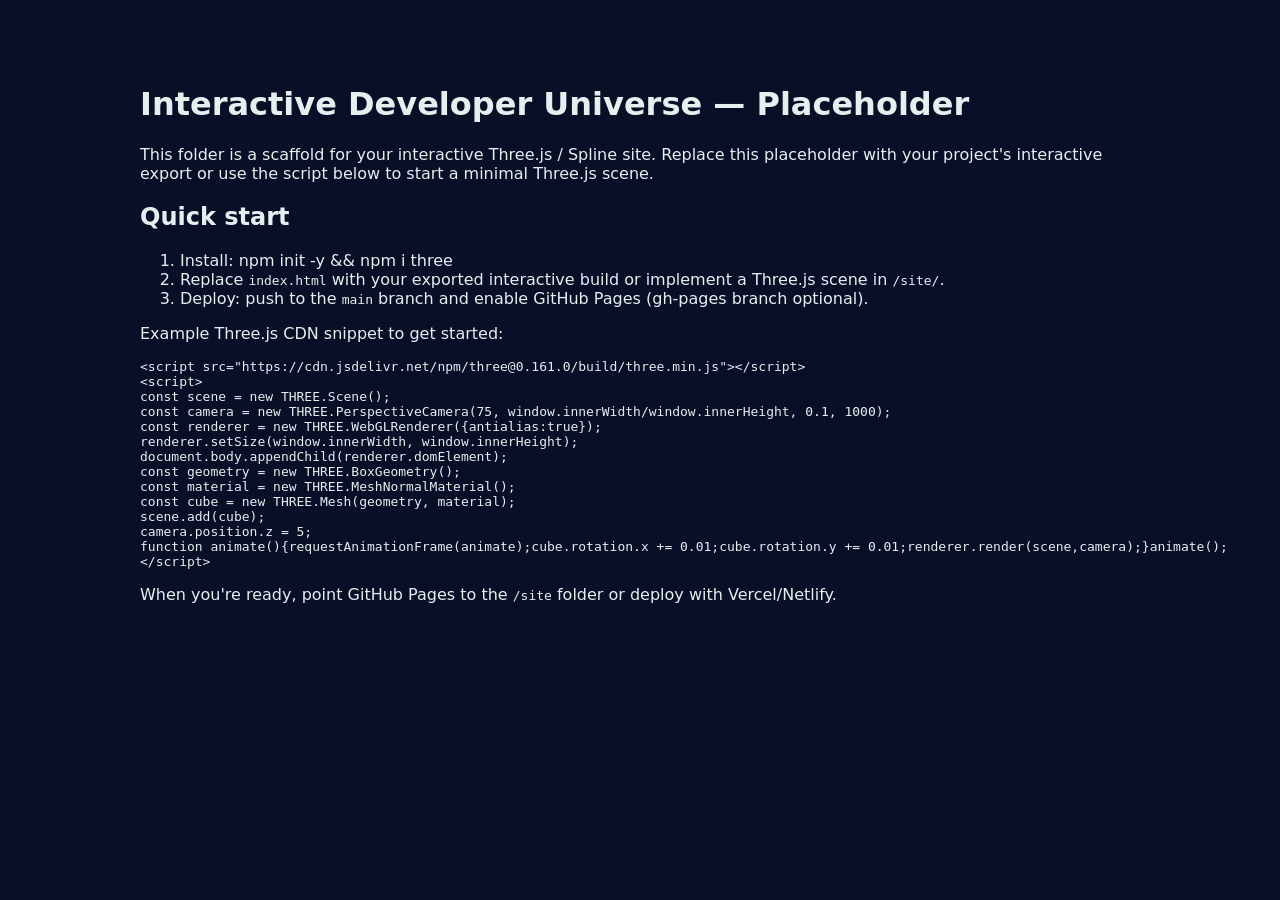
<file: site/index.html>
<!doctype html>
<html lang="en">
<head>
  <meta charset="utf-8" />
  <meta name="viewport" content="width=device-width,initial-scale=1" />
  <title>albin170 — Interactive Developer Universe (placeholder)</title>
  <style>body{background:#071026;color:#e6eef0;font-family:Inter,system-ui,Segoe UI,Roboto;}main{max-width:1000px;margin:40px auto;padding:24px}</style>
</head>
<body>
  <main>
    <h1>Interactive Developer Universe — Placeholder</h1>
    <p>This folder is a scaffold for your interactive Three.js / Spline site. Replace this placeholder with your project's interactive export or use the script below to start a minimal Three.js scene.</p>

    <h2>Quick start</h2>
    <ol>
      <li>Install: npm init -y && npm i three</li>
      <li>Replace <code>index.html</code> with your exported interactive build or implement a Three.js scene in <code>/site/</code>.</li>
      <li>Deploy: push to the <code>main</code> branch and enable GitHub Pages (gh-pages branch optional).</li>
    </ol>

    <p>Example Three.js CDN snippet to get started:</p>
    <pre><code>&lt;script src="https://cdn.jsdelivr.net/npm/three@0.161.0/build/three.min.js"&gt;&lt;/script&gt;
&lt;script&gt;
const scene = new THREE.Scene();
const camera = new THREE.PerspectiveCamera(75, window.innerWidth/window.innerHeight, 0.1, 1000);
const renderer = new THREE.WebGLRenderer({antialias:true});
renderer.setSize(window.innerWidth, window.innerHeight);
document.body.appendChild(renderer.domElement);
const geometry = new THREE.BoxGeometry();
const material = new THREE.MeshNormalMaterial();
const cube = new THREE.Mesh(geometry, material);
scene.add(cube);
camera.position.z = 5;
function animate(){requestAnimationFrame(animate);cube.rotation.x += 0.01;cube.rotation.y += 0.01;renderer.render(scene,camera);}animate();
&lt;/script&gt;</code></pre>

    <p>When you're ready, point GitHub Pages to the <code>/site</code> folder or deploy with Vercel/Netlify.</p>
  </main>
</body>
</html>
</file>
<file: style.css>
/* ================================================================
   ALBIN BINU — NATURE PORTFOLIO
   style.css — Complete Nature Design System
================================================================ */

@import url('https://fonts.googleapis.com/css2?family=Playfair+Display:ital,wght@0,600;0,700;0,800;0,900;1,600&family=Inter:wght@300;400;500;600;700&display=swap');

/* ── RESET ── */
*, *::before, *::after { margin:0; padding:0; box-sizing:border-box; }
html { scroll-behavior: smooth; }
a { text-decoration: none; color: inherit; }
button { font-family: var(--f-body); cursor: pointer; border: none; }
img { display: block; }

/* ── DESIGN TOKENS ── */
:root {
  --bg:           #040d06;
  --bg-alt:       #060f08;
  --bg-card:      rgba(6,18,8,0.88);
  --green:        #16a34a;
  --green-lt:     #4ade80;
  --green-dim:    #052e16;
  --green-glow:   rgba(22,163,74,0.35);
  --amber:        #d97706;
  --amber-lt:     #fbbf24;
  --amber-dim:    #451a03;
  --sky:          #0ea5e9;
  --sky-lt:       #38bdf8;
  --earth:        #92400e;
  --text:         #f0fdf4;
  --text-2:       #bbf7d0;
  --text-3:       #6b7280;
  --text-muted:   rgba(240,253,244,0.6);
  --glass:        rgba(22,163,74,0.05);
  --glass-b:      rgba(74,222,128,0.12);
  --f-display:    'Playfair Display', serif;
  --f-body:       'Inter', sans-serif;
  --ease:         cubic-bezier(.4,0,.2,1);
  --dur:          0.3s;
  --radius:       18px;
  --radius-sm:    10px;
  --shadow:       0 20px 60px rgba(0,0,0,0.5);
}

body {
  background: var(--bg);
  color: var(--text);
  font-family: var(--f-body);
  overflow-x: hidden;
  line-height: 1.6;
}

/* ================================================================
   NATURE BACKGROUND
================================================================ */
.nature-bg {
  position: fixed;
  inset: 0;
  z-index: 0;
  pointer-events: none;
  overflow: hidden;
}

.bg-layer {
  position: absolute;
  inset: 0;
}
.layer1 {
  background: radial-gradient(ellipse 80% 60% at 20% 30%, #052e16 0%, transparent 70%),
              radial-gradient(ellipse 60% 80% at 80% 70%, #061a08 0%, transparent 70%),
              linear-gradient(180deg, #040d06 0%, #050f07 50%, #040d06 100%);
}
.layer2 {
  background: radial-gradient(ellipse 50% 40% at 70% 20%, rgba(217,119,6,0.06) 0%, transparent 60%),
              radial-gradient(ellipse 40% 50% at 10% 80%, rgba(14,165,233,0.04) 0%, transparent 60%);
}
.layer3 {
  background: url("data:image/svg+xml,%3Csvg xmlns='http://www.w3.org/2000/svg' width='400' height='400'%3E%3Cfilter id='n'%3E%3CfeTurbulence type='fractalNoise' baseFrequency='0.65' numOctaves='3' stitchTiles='stitch'/%3E%3CfeColorMatrix type='saturate' values='0'/%3E%3C/filter%3E%3Crect width='400' height='400' filter='url(%23n)' opacity='0.03'/%3E%3C/svg%3E");
  opacity: 0.4;
}

/* ── Bokeh orbs ── */
.bokeh {
  position: absolute;
  left: var(--x);
  top: var(--y);
  width: var(--s);
  height: var(--s);
  background: radial-gradient(circle, var(--c) 0%, transparent 70%);
  border-radius: 50%;
  transform: translate(-50%, -50%);
  animation: bokeh-float var(--dur, 10s) var(--d, 0s) ease-in-out infinite alternate;
  filter: blur(2px);
}
@keyframes bokeh-float {
  from { transform: translate(-50%, -50%) scale(0.9); }
  to   { transform: translate(-50%, calc(-50% - 30px)) scale(1.1); }
}

/* ── Floating leaves ── */
.leaf {
  position: absolute;
  font-size: 1.4rem;
  opacity: 0.22;
  animation: leaf-drift linear infinite;
  pointer-events: none;
}
.leaf1 { left:  8%; top: 10%; animation-duration: 18s; animation-delay: 0s; }
.leaf2 { left: 78%; top: 22%; animation-duration: 22s; animation-delay: 3s; font-size: 1.1rem; }
.leaf3 { left: 45%; top: 60%; animation-duration: 15s; animation-delay: 6s; }
.leaf4 { left: 18%; top: 75%; animation-duration: 20s; animation-delay: 9s; font-size: 1rem; }
.leaf5 { left: 88%; top: 78%; animation-duration: 25s; animation-delay: 12s; font-size: 1.2rem; }
@keyframes leaf-drift {
  0%   { transform: translateY(0) rotate(0deg)  scale(1);   opacity: 0.08; }
  25%  { transform: translateY(-40px) rotate(20deg) scale(1.05); opacity: 0.22; }
  50%  { transform: translateY(-20px) rotate(-10deg) scale(0.95); opacity: 0.18; }
  75%  { transform: translateY(-55px) rotate(15deg) scale(1.1); opacity: 0.25; }
  100% { transform: translateY(0) rotate(0deg)  scale(1);   opacity: 0.08; }
}

/* ================================================================
   SECTIONS WRAPPER
================================================================ */
.section {
  position: relative;
  z-index: 10;
  padding: 100px 0 80px;
  min-height: 100vh;
  display: flex;
  flex-direction: column;
  justify-content: center;
}
.section-alt {
  background: rgba(5,12,6,0.55);
}
.section-inner {
  max-width: 1100px;
  margin: 0 auto;
  padding: 0 32px;
  width: 100%;
}
.section-head {
  display: flex;
  align-items: center;
  gap: 14px;
  margin-bottom: 48px;
  flex-wrap: wrap;
}
.section-icon { font-size: 1.8rem; }
.section-title {
  font-family: var(--f-display);
  font-size: clamp(1.8rem, 4vw, 2.6rem);
  font-weight: 800;
  background: linear-gradient(135deg, var(--text), var(--green-lt));
  -webkit-background-clip: text; background-clip: text;
  -webkit-text-fill-color: transparent;
}
.section-divider {
  flex: 1;
  height: 1px;
  background: linear-gradient(90deg, rgba(74,222,128,0.3), transparent);
  min-width: 60px;
}

/* ================================================================
   TOP NAV
================================================================ */
#topnav {
  position: fixed;
  top: 0; left: 0; right: 0;
  z-index: 999;
  display: flex;
  align-items: center;
  justify-content: space-between;
  padding: 14px 36px;
  background: rgba(4,13,6,0.9);
  backdrop-filter: blur(20px);
  -webkit-backdrop-filter: blur(20px);
  border-bottom: 1px solid rgba(74,222,128,0.1);
  transition: all var(--dur) var(--ease);
}
#topnav.scrolled {
  padding: 10px 36px;
  background: rgba(4,13,6,0.97);
  box-shadow: 0 4px 30px rgba(0,0,0,0.4);
}

.nav-logo {
  display: flex;
  align-items: center;
  gap: 10px;
}
.logo-img-wrap {
  width: 38px; height: 38px;
  border-radius: 50%;
  overflow: hidden;
  border: 2px solid rgba(22,163,74,0.5);
  box-shadow: 0 0 12px rgba(22,163,74,0.3);
  flex-shrink: 0;
}
.logo-avatar {
  width: 100%; height: 100%;
  object-fit: cover;
  object-position: center top;
}
.logo-name {
  font-family: var(--f-display);
  font-size: 1rem;
  font-weight: 700;
  color: var(--text-2);
}

.nav-links { display: flex; gap: 4px; }
.navlink {
  color: var(--text-3);
  font-size: 0.84rem;
  font-weight: 500;
  padding: 7px 15px;
  border-radius: var(--radius-sm);
  transition: all var(--dur) var(--ease);
  letter-spacing: 0.02em;
}
.navlink:hover, .navlink.active {
  color: var(--green-lt);
  background: rgba(22,163,74,0.1);
}

.nav-right { display: flex; align-items: center; gap: 10px; }
.btn-contact {
  background: linear-gradient(135deg, var(--green), var(--green-lt));
  color: #052e16;
  font-weight: 700;
  font-size: 0.83rem;
  padding: 8px 18px;
  border-radius: 99px;
  box-shadow: 0 0 18px rgba(22,163,74,0.3);
  transition: all var(--dur) var(--ease);
}
.btn-contact:hover {
  transform: translateY(-2px);
  box-shadow: 0 6px 24px rgba(22,163,74,0.5);
}
.hamburger {
  display: none;
  background: var(--glass);
  border: 1px solid var(--glass-b);
  color: var(--text);
  width: 38px; height: 38px;
  border-radius: var(--radius-sm);
  font-size: 1.1rem;
  align-items: center;
  justify-content: center;
}

/* ================================================================
   HERO
================================================================ */
.section-hero {
  min-height: 100vh;
  padding-top: 80px;
}
.hero-content {
  max-width: 1100px;
  margin: 0 auto;
  padding: 0 32px;
  display: grid;
  grid-template-columns: 1fr 400px;
  gap: 50px;
  align-items: center;
  min-height: calc(100vh - 80px);
}

/* Hero text */
.hero-tag {
  display: inline-flex;
  align-items: center;
  gap: 6px;
  background: rgba(22,163,74,0.1);
  border: 1px solid rgba(22,163,74,0.35);
  border-radius: 99px;
  padding: 6px 16px;
  font-size: 0.75rem;
  font-weight: 600;
  color: var(--green-lt);
  letter-spacing: 0.06em;
  margin-bottom: 16px;
  animation: tag-pulse 3s ease-in-out infinite;
}
@keyframes tag-pulse {
  0%,100% { box-shadow: none; }
  50% { box-shadow: 0 0 16px rgba(22,163,74,0.4); }
}
.hero-name {
  font-family: var(--f-display);
  font-size: clamp(3rem, 7vw, 5.5rem);
  font-weight: 900;
  line-height: 0.95;
  margin-bottom: 18px;
  letter-spacing: -0.02em;
  background: linear-gradient(145deg, #f0fdf4 0%, #86efac 50%, #d97706 100%);
  -webkit-background-clip: text; background-clip: text;
  -webkit-text-fill-color: transparent;
  animation: name-shimmer 5s ease-in-out infinite alternate;
}
@keyframes name-shimmer {
  from { filter: brightness(1); }
  to   { filter: brightness(1.15) drop-shadow(0 0 12px rgba(74,222,128,0.2)); }
}
.name-accent {
  font-style: italic;
  display: block;
}
.hero-role {
  font-size: 1rem;
  color: var(--text-3);
  font-weight: 500;
  letter-spacing: 0.04em;
  margin-bottom: 16px;
}
.hero-desc {
  font-size: 0.95rem;
  color: var(--text-muted);
  line-height: 1.75;
  margin-bottom: 30px;
  max-width: 440px;
}
.em-nature {
  color: var(--green-lt);
  font-style: italic;
  display: block;
  margin-top: 6px;
}

/* Buttons */
.btn-primary {
  display: inline-flex;
  align-items: center;
  gap: 6px;
  background: linear-gradient(135deg, var(--green), var(--green-lt));
  color: #052e16;
  font-weight: 700;
  font-size: 0.9rem;
  padding: 13px 26px;
  border-radius: 14px;
  box-shadow: 0 4px 20px rgba(22,163,74,0.35);
  transition: all var(--dur) var(--ease);
  cursor: pointer;
  border: none;
}
.btn-primary:hover {
  transform: translateY(-3px);
  box-shadow: 0 8px 32px rgba(22,163,74,0.6);
}
.btn-secondary {
  display: inline-flex;
  align-items: center;
  gap: 6px;
  background: transparent;
  color: var(--text-2);
  font-weight: 500;
  font-size: 0.9rem;
  padding: 13px 26px;
  border-radius: 14px;
  border: 1px solid rgba(74,222,128,0.25);
  transition: all var(--dur) var(--ease);
  cursor: pointer;
}
.btn-secondary:hover {
  border-color: var(--green-lt);
  color: var(--green-lt);
  background: rgba(22,163,74,0.08);
}

.hero-btns { display: flex; gap: 12px; margin-bottom: 28px; flex-wrap: wrap; }

.hero-socials { display: flex; gap: 8px; flex-wrap: wrap; }
.social-link {
  display: inline-flex;
  align-items: center;
  gap: 7px;
  color: var(--text-3);
  font-size: 0.82rem;
  font-weight: 500;
  padding: 7px 14px;
  border-radius: var(--radius-sm);
  border: 1px solid rgba(74,222,128,0.1);
  transition: all var(--dur) var(--ease);
}
.social-link:hover {
  color: var(--green-lt);
  border-color: rgba(74,222,128,0.4);
  background: rgba(22,163,74,0.07);
  transform: translateY(-2px);
}

/* ================================================================
   VIDEO AVATAR — hero right panel
================================================================ */
.hero-avatar-wrap {
  position: relative;
  width: 340px;
  height: 480px;
  display: flex;
  align-items: center;
  justify-content: center;
  flex-shrink: 0;
}

/* Hide legacy orbit rings */
.avatar-orbit, .avatar-glow { display: none; }

/* Portrait frame wrapper */
.avatar-frame {
  position: relative;
  z-index: 5;
  width: 340px;
  height: 480px;
  border-radius: 20px;
  overflow: hidden;
  /* Green + amber outer glow */
  box-shadow:
    0 0 0 1.5px rgba(74,222,128,0.55),
    0 0 30px rgba(22,163,74,0.40),
    0 0 70px rgba(22,163,74,0.18),
    0 0 50px rgba(217,119,6,0.12),
    0 32px 80px rgba(0,0,0,0.55);
  animation: frame-pulse 4s ease-in-out infinite;
}
@keyframes frame-pulse {
  0%,100% {
    box-shadow:
      0 0 0 1.5px rgba(74,222,128,0.55),
      0 0 30px rgba(22,163,74,0.40),
      0 0 70px rgba(22,163,74,0.18),
      0 0 50px rgba(217,119,6,0.12),
      0 32px 80px rgba(0,0,0,0.55);
  }
  50% {
    box-shadow:
      0 0 0 2px rgba(74,222,128,0.80),
      0 0 50px rgba(22,163,74,0.65),
      0 0 100px rgba(22,163,74,0.28),
      0 0 80px rgba(217,119,6,0.22),
      0 32px 80px rgba(0,0,0,0.55);
  }
}

/* The video itself */
#avatar-video {
  width: 100%;
  height: 100%;
  display: block;
  object-fit: cover;
  object-position: center top;
  border-radius: 20px;
}

/* Fallback image (shown when no mp4 yet) */
.video-fallback {
  width: 100%;
  height: 100%;
  object-fit: cover;
  object-position: center top;
  display: block;
  border-radius: 20px;
}

/* Animated holographic scan line */
.video-scan {
  position: absolute;
  inset: 0;
  z-index: 6;
  pointer-events: none;
  overflow: hidden;
  border-radius: 20px;
}
.video-scan::after {
  content: '';
  position: absolute;
  left: 0; right: 0;
  height: 3px;
  background: linear-gradient(90deg,
    transparent 0%,
    rgba(74,222,128,0.55) 30%,
    rgba(74,222,128,0.85) 50%,
    rgba(74,222,128,0.55) 70%,
    transparent 100%
  );
  filter: blur(1px);
  animation: scan-sweep 3.5s linear infinite;
}
@keyframes scan-sweep {
  0%   { top: -4px;   opacity: 0; }
  5%   { opacity: 1; }
  95%  { opacity: 1; }
  100% { top: calc(100% + 4px); opacity: 0; }
}

/* Glowing corner brackets */
.vc {
  position: absolute;
  z-index: 7;
  width: 18px;
  height: 18px;
  pointer-events: none;
}
.vc-tl { top:  8px; left:  8px; border-top:  2px solid #4ade80; border-left:  2px solid #4ade80; border-radius: 4px 0 0 0; }
.vc-tr { top:  8px; right: 8px; border-top:  2px solid #4ade80; border-right: 2px solid #4ade80; border-radius: 0 4px 0 0; }
.vc-bl { bottom: 8px; left:  8px; border-bottom: 2px solid #fbbf24; border-left:  2px solid #fbbf24; border-radius: 0 0 0 4px; }
.vc-br { bottom: 8px; right: 8px; border-bottom: 2px solid #fbbf24; border-right: 2px solid #fbbf24; border-radius: 0 0 4px 0; }

/* Floating badges — repositioned for standing figure */
.float-badge {
  position: absolute;
  background: rgba(6,18,8,0.92);
  backdrop-filter: blur(12px);
  border: 1px solid rgba(74,222,128,0.25);
  border-radius: 99px;
  padding: 6px 14px;
  font-size: 0.73rem;
  font-weight: 600;
  color: var(--green-lt);
  white-space: nowrap;
  z-index: 10;
  box-shadow: 0 4px 20px rgba(0,0,0,0.4);
}
.badge-ai {
  top: 12%;
  right: -5%;
  animation: badge-float1 5s ease-in-out infinite;
}
.badge-fs {
  top: 45%;
  right: -8%;
  animation: badge-float2 6s ease-in-out infinite;
  color: var(--amber-lt);
  border-color: rgba(217,119,6,0.3);
}
.badge-ml {
  top: 28%;
  left: -8%;
  animation: badge-float3 4.5s ease-in-out infinite;
  color: var(--sky-lt);
  border-color: rgba(14,165,233,0.3);
}
@keyframes badge-float1 { 0%,100%{transform:translateY(0)} 50%{transform:translateY(-8px)} }
@keyframes badge-float2 { 0%,100%{transform:translateY(0)} 50%{transform:translateY(8px)} }
@keyframes badge-float3 { 0%,100%{transform:translateY(0)} 50%{transform:translateY(-6px)} }

/* Avatar label */
.avatar-label {
  position: absolute;
  bottom: -5%;
  left: 50%;
  transform: translateX(-50%);
  background: linear-gradient(135deg, var(--green), var(--green-lt));
  color: #052e16;
  font-family: var(--f-display);
  font-size: 0.78rem;
  font-weight: 800;
  padding: 6px 20px;
  border-radius: 99px;
  white-space: nowrap;
  box-shadow: 0 4px 20px rgba(22,163,74,0.5);
  z-index: 8;
  letter-spacing: 0.05em;
}

/* Scroll hint */
.scroll-hint {
  position: absolute;
  bottom: 32px;
  left: 50%;
  transform: translateX(-50%);
  display: flex;
  flex-direction: column;
  align-items: center;
  gap: 8px;
  opacity: 0;
  animation: scroll-appear 1s ease 3s forwards;
}
@keyframes scroll-appear { to { opacity: 1; } }
.scroll-line {
  width: 1.5px;
  height: 44px;
  background: linear-gradient(to bottom, transparent, var(--green-lt));
  animation: scroll-line-grow 1.6s ease-in-out infinite;
}
@keyframes scroll-line-grow {
  0%   { transform: scaleY(0); transform-origin: top; }
  50%  { transform: scaleY(1); transform-origin: top; }
  100% { transform: scaleY(0); transform-origin: bottom; }
}
.scroll-hint span {
  font-size: 0.68rem;
  color: var(--text-3);
  letter-spacing: 0.14em;
  text-transform: uppercase;
}

/* ================================================================
   ABOUT
================================================================ */
.about-grid {
  display: grid;
  grid-template-columns: 300px 1fr;
  gap: 48px;
  align-items: start;
}
.about-photo-col {
  display: flex;
  flex-direction: column;
  align-items: center;
  gap: 20px;
}
.about-img-wrap {
  position: relative;
  width: 220px; height: 220px;
}
.about-photo {
  width: 220px; height: 220px;
  border-radius: 50%;
  object-fit: cover;
  object-position: center top;
  border: 3px solid rgba(22,163,74,0.5);
  box-shadow: 0 0 30px rgba(22,163,74,0.3), 0 12px 40px rgba(0,0,0,0.4);
  position: relative;
  z-index: 2;
  animation: photo-float 7s ease-in-out infinite;
}
.about-img-ring {
  position: absolute;
  border-radius: 50%;
  border: 1.5px solid rgba(22,163,74,0.3);
  animation: orbit-spin 10s linear infinite;
}
.about-img-ring.ring1 { inset: -14px; }
.about-img-ring.ring2 { inset: -26px; border-color: rgba(217,119,6,0.2); animation-direction: reverse; animation-duration: 16s; }

/* Floating info pills */
.info-pill {
  position: absolute;
  background: rgba(6,18,8,0.9);
  backdrop-filter: blur(10px);
  border: 1px solid rgba(74,222,128,0.25);
  border-radius: 99px;
  padding: 5px 12px;
  font-size: 0.68rem;
  font-weight: 600;
  color: var(--green-lt);
  white-space: nowrap;
  z-index: 5;
  box-shadow: 0 4px 16px rgba(0,0,0,0.3);
}
.pill-loc { top: 5%; right: -22%; animation: badge-float1 5s ease-in-out infinite; }
.pill-edu { bottom: 8%; left: -18%; animation: badge-float2 6s ease-in-out infinite; }

.about-info-list {
  display: flex;
  flex-direction: column;
  gap: 8px;
  width: 100%;
}
.info-row {
  display: flex;
  align-items: center;
  gap: 10px;
  font-size: 0.82rem;
  color: var(--text-3);
  background: rgba(22,163,74,0.04);
  border: 1px solid rgba(74,222,128,0.08);
  border-radius: var(--radius-sm);
  padding: 8px 12px;
  transition: all var(--dur) var(--ease);
}
.info-row:hover {
  background: rgba(22,163,74,0.08);
  border-color: rgba(74,222,128,0.2);
  color: var(--text-2);
}
.info-icon { font-size: 1rem; flex-shrink: 0; }

/* About text */
.about-label {
  font-family: var(--f-display);
  font-size: 0.72rem;
  letter-spacing: 0.16em;
  color: var(--green-lt);
  text-transform: uppercase;
  margin-bottom: 10px;
}
.about-obj {
  font-size: 0.9rem;
  color: var(--text-3);
  line-height: 1.8;
  margin-bottom: 20px;
}
.softskills { display: flex; flex-wrap: wrap; gap: 8px; margin-bottom: 24px; }
.ss-tag {
  background: rgba(22,163,74,0.08);
  border: 1px solid rgba(22,163,74,0.25);
  color: var(--green-lt);
  padding: 5px 13px;
  border-radius: 99px;
  font-size: 0.75rem;
  font-weight: 500;
  transition: all var(--dur) var(--ease);
}
.ss-tag:hover {
  background: rgba(22,163,74,0.18);
  transform: translateY(-2px);
  box-shadow: 0 4px 12px rgba(22,163,74,0.25);
}
.about-actions { display: flex; gap: 12px; flex-wrap: wrap; }

/* ================================================================
   SKILLS
================================================================ */
.skills-grid {
  display: grid;
  grid-template-columns: repeat(3, 1fr);
  gap: 24px;
}
.skill-group {
  background: var(--bg-card);
  backdrop-filter: blur(20px);
  border: 1px solid rgba(74,222,128,0.12);
  border-radius: var(--radius);
  padding: 24px;
  transition: all 0.4s var(--ease);
}
.skill-group:hover {
  border-color: rgba(74,222,128,0.3);
  transform: translateY(-4px);
  box-shadow: 0 16px 40px rgba(0,0,0,0.3), 0 0 0 1px rgba(74,222,128,0.08);
}
.skill-group-title {
  font-size: 0.88rem;
  font-weight: 700;
  color: var(--green-lt);
  margin-bottom: 16px;
  letter-spacing: 0.03em;
}
.skill-tags { display: flex; flex-wrap: wrap; gap: 7px; }
.stag {
  padding: 5px 13px;
  border-radius: 8px;
  font-size: 0.78rem;
  font-weight: 500;
  cursor: default;
  transition: all var(--dur) var(--ease);
}
.stag.web {
  background: rgba(14,165,233,0.08);
  border: 1px solid rgba(14,165,233,0.22);
  color: var(--sky-lt);
}
.stag.web:hover { background:rgba(14,165,233,0.2); transform:translateY(-2px); box-shadow:0 4px 14px rgba(14,165,233,0.25); }
.stag.ai {
  background: rgba(22,163,74,0.08);
  border: 1px solid rgba(22,163,74,0.22);
  color: var(--green-lt);
}
.stag.ai:hover { background:rgba(22,163,74,0.2); transform:translateY(-2px); box-shadow:0 4px 14px rgba(22,163,74,0.25); }
.stag.db {
  background: rgba(146,64,14,0.08);
  border: 1px solid rgba(146,64,14,0.25);
  color: #d97706;
}
.stag.db:hover { background:rgba(146,64,14,0.2); transform:translateY(-2px); box-shadow:0 4px 14px rgba(146,64,14,0.25); }
.stag.tool {
  background: rgba(217,119,6,0.08);
  border: 1px solid rgba(217,119,6,0.22);
  color: var(--amber-lt);
}
.stag.tool:hover { background:rgba(217,119,6,0.2); transform:translateY(-2px); box-shadow:0 4px 14px rgba(217,119,6,0.25); }

/* ================================================================
   PROJECTS
================================================================ */
.projects-grid {
  display: grid;
  grid-template-columns: repeat(4, 1fr);
  gap: 20px;
}
.proj-card {
  background: var(--bg-card);
  backdrop-filter: blur(20px);
  border: 1px solid rgba(74,222,128,0.1);
  border-radius: var(--radius);
  padding: 22px;
  cursor: pointer;
  transition: all 0.4s var(--ease);
  display: flex;
  flex-direction: column;
  gap: 10px;
}
.proj-card:hover {
  border-color: rgba(74,222,128,0.3);
  transform: translateY(-6px);
  box-shadow: 0 20px 50px rgba(0,0,0,0.35);
}
.proj-featured {
  border-color: rgba(22,163,74,0.3);
  background: rgba(6,18,8,0.95);
}
.proj-header {
  display: flex;
  align-items: center;
  justify-content: space-between;
  margin-bottom: 4px;
}
.proj-icon { font-size: 1.6rem; }
.proj-tag {
  font-size: 0.65rem;
  font-weight: 600;
  color: var(--text-3);
  letter-spacing: 0.05em;
  text-transform: uppercase;
  background: rgba(255,255,255,0.04);
  padding: 3px 9px;
  border-radius: 6px;
}
.proj-title {
  font-family: var(--f-display);
  font-size: 1rem;
  font-weight: 700;
  color: var(--text);
  line-height: 1.3;
}
.proj-desc {
  font-size: 0.8rem;
  color: var(--text-3);
  line-height: 1.65;
  flex: 1;
}
.proj-footer { display: flex; align-items: center; margin-top: 4px; }
.proj-link {
  font-size: 0.78rem;
  font-weight: 600;
  color: var(--green-lt);
  transition: all var(--dur) var(--ease);
}
.proj-link:hover { color: var(--green); letter-spacing: 0.04em; }

/* ================================================================
   ACHIEVEMENTS
================================================================ */
.counters-row {
  display: grid;
  grid-template-columns: repeat(4, 1fr);
  gap: 16px;
  margin-bottom: 36px;
}
.counter-card {
  background: var(--bg-card);
  border: 1px solid rgba(74,222,128,0.12);
  border-radius: var(--radius);
  padding: 24px 16px;
  text-align: center;
  transition: all 0.4s var(--ease);
}
.counter-card:hover {
  border-color: rgba(74,222,128,0.35);
  transform: translateY(-5px);
  box-shadow: 0 16px 40px rgba(0,0,0,0.3);
}
.counter-icon { font-size: 1.8rem; margin-bottom: 10px; }
.counter-val {
  font-family: var(--f-display);
  font-size: 2.2rem;
  font-weight: 800;
  background: linear-gradient(135deg, var(--green-lt), var(--amber-lt));
  -webkit-background-clip: text; background-clip: text;
  -webkit-text-fill-color: transparent;
  line-height: 1;
}
.counter-lbl {
  font-size: 0.72rem;
  color: var(--text-3);
  text-transform: uppercase;
  letter-spacing: 0.1em;
  margin-top: 6px;
}

.ach-list {
  display: grid;
  grid-template-columns: repeat(2, 1fr);
  gap: 16px;
  margin-bottom: 28px;
}
.ach-card {
  display: flex;
  align-items: flex-start;
  gap: 14px;
  background: var(--bg-card);
  border: 1px solid rgba(74,222,128,0.1);
  border-radius: var(--radius);
  padding: 20px;
  transition: all var(--dur) var(--ease);
}
.ach-card:hover {
  border-color: rgba(217,119,6,0.3);
  background: rgba(217,119,6,0.04);
  transform: translateX(4px);
}
.ach-icon-bg {
  font-size: 1.6rem;
  width: 48px; height: 48px;
  background: rgba(22,163,74,0.08);
  border: 1px solid rgba(22,163,74,0.2);
  border-radius: 12px;
  display: flex;
  align-items: center;
  justify-content: center;
  flex-shrink: 0;
}
.ach-body h4 { font-size: 0.9rem; font-weight: 700; margin-bottom: 5px; }
.ach-body p  { font-size: 0.8rem; color: var(--text-3); line-height: 1.55; }

.lang-row { display: flex; gap: 10px; }
.lang-badge {
  background: rgba(14,165,233,0.08);
  border: 1px solid rgba(14,165,233,0.22);
  color: var(--sky-lt);
  padding: 6px 16px;
  border-radius: 99px;
  font-size: 0.8rem;
  font-weight: 500;
}

/* ================================================================
   FOOTER
================================================================ */
.site-footer {
  position: relative;
  z-index: 10;
  background: rgba(4,10,5,0.95);
  border-top: 1px solid rgba(74,222,128,0.1);
  padding: 48px 24px;
  text-align: center;
}
.footer-inner { max-width: 500px; margin: 0 auto; }
.footer-avatar-wrap {
  width: 80px; height: 80px;
  border-radius: 50%;
  overflow: hidden;
  border: 2px solid rgba(22,163,74,0.5);
  margin: 0 auto 16px;
  box-shadow: 0 0 24px rgba(22,163,74,0.25);
}
.footer-avatar { width: 100%; height: 100%; object-fit: cover; object-position: center top; }
.footer-name {
  font-family: var(--f-display);
  font-size: 1.4rem;
  font-weight: 800;
  background: linear-gradient(135deg, var(--text), var(--green-lt));
  -webkit-background-clip: text; background-clip: text;
  -webkit-text-fill-color: transparent;
  margin-bottom: 6px;
}
.footer-role { font-size: 0.82rem; color: var(--text-3); margin-bottom: 20px; }
.footer-socials { display: flex; justify-content: center; gap: 16px; margin-bottom: 20px; }
.fsoc {
  font-size: 0.82rem;
  font-weight: 500;
  color: var(--text-3);
  transition: color var(--dur) var(--ease);
}
.fsoc:hover { color: var(--green-lt); }
.footer-copy { font-size: 0.75rem; color: var(--text-3); }

/* ================================================================
   CONTACT MODAL
================================================================ */
.modal-overlay {
  position: fixed;
  inset: 0;
  z-index: 9999;
  background: rgba(4,10,5,0.85);
  backdrop-filter: blur(14px);
  display: flex;
  align-items: center;
  justify-content: center;
}
.modal-overlay.hidden { display: none; }
.modal-card {
  background: rgba(6,18,8,0.98);
  border: 1px solid rgba(74,222,128,0.22);
  border-radius: 24px;
  padding: 40px 36px;
  width: min(480px, 90vw);
  position: relative;
  animation: modal-in 0.35s var(--ease);
  text-align: center;
}
@keyframes modal-in {
  from { opacity:0; transform: scale(0.92) translateY(20px); }
  to   { opacity:1; transform: scale(1) translateY(0); }
}
.modal-close {
  position: absolute;
  top: 14px; right: 14px;
  background: rgba(255,255,255,0.06);
  border: 1px solid rgba(255,255,255,0.1);
  color: var(--text-3);
  width: 34px; height: 34px;
  border-radius: 50%;
  font-size: 0.88rem;
  transition: all var(--dur) var(--ease);
  display: flex; align-items:center; justify-content:center;
}
.modal-close:hover { background: rgba(239,68,68,0.18); color: #fff; border-color: rgba(239,68,68,0.4); }
.modal-avatar-wrap {
  width: 90px; height: 90px;
  border-radius: 50%;
  overflow: hidden;
  border: 3px solid rgba(22,163,74,0.5);
  margin: 0 auto 18px;
  box-shadow: 0 0 30px rgba(22,163,74,0.3);
}
.modal-avatar { width: 100%; height: 100%; object-fit: cover; object-position: center top; }
.modal-card h3 {
  font-family: var(--f-display);
  font-size: 1.4rem;
  font-weight: 800;
  margin-bottom: 8px;
  color: var(--text);
}
.modal-card p { font-size: 0.88rem; color: var(--text-3); margin-bottom: 24px; }
.contact-links { display: flex; flex-direction: column; gap: 10px; }
.contact-item {
  display: flex;
  align-items: center;
  gap: 10px;
  background: rgba(22,163,74,0.06);
  border: 1px solid rgba(74,222,128,0.14);
  border-radius: 12px;
  padding: 12px 18px;
  font-size: 0.85rem;
  color: var(--text-2);
  transition: all var(--dur) var(--ease);
}
.contact-item:hover {
  background: rgba(22,163,74,0.14);
  border-color: rgba(74,222,128,0.35);
  transform: translateX(4px);
}

/* ================================================================
   SCROLL-REVEAL ANIMATION
================================================================ */
.reveal {
  opacity: 0;
  transform: translateY(30px);
  transition: opacity 0.7s var(--ease), transform 0.7s var(--ease);
}
.reveal.visible {
  opacity: 1;
  transform: translateY(0);
}
.reveal-delay-1 { transition-delay: 0.1s; }
.reveal-delay-2 { transition-delay: 0.2s; }
.reveal-delay-3 { transition-delay: 0.3s; }
.reveal-delay-4 { transition-delay: 0.4s; }

/* ================================================================
   RESPONSIVE
================================================================ */
@media (max-width: 1024px) {
  .hero-content {
    grid-template-columns: 1fr;
    text-align: center;
    gap: 48px;
    padding-top: 60px;
  }
  .hero-avatar-wrap { margin: 0 auto; }
  .hero-desc { max-width: 100%; }
  .hero-btns, .hero-socials { justify-content: center; }
  .projects-grid { grid-template-columns: repeat(2, 1fr); }
  .skills-grid { grid-template-columns: 1fr; }
  .about-grid { grid-template-columns: 1fr; }
  .about-photo-col { align-items: center; }
}

@media (max-width: 768px) {
  #topnav { padding: 12px 18px; }
  .nav-links { display: none; }
  .nav-links.open {
    display: flex;
    flex-direction: column;
    position: absolute;
    top: 64px; left: 0; right: 0;
    background: rgba(4,13,6,0.98);
    border-bottom: 1px solid rgba(74,222,128,0.12);
    padding: 12px 18px;
    gap: 4px;
  }
  .hamburger { display: flex; }
  .hero-avatar-wrap { width: 300px; height: 300px; }
  .avatar-frame { width: 200px; height: 200px; }
  .orbit1 { width: 260px; height: 260px; }
  .orbit2 { width: 295px; height: 295px; }
  .orbit3 { width: 235px; height: 235px; }
  .counters-row { grid-template-columns: repeat(2,1fr); }
  .ach-list { grid-template-columns: 1fr; }
  .projects-grid { grid-template-columns: 1fr; }
  .section { padding: 80px 0 60px; }
  .badge-ai, .badge-fs, .badge-ml { display: none; }
}

@media (max-width: 480px) {
  .hero-btns { flex-direction: column; align-items: center; }
  .counters-row { grid-template-columns: repeat(2,1fr); }
}
</file>
<file: experience/styles.css>
:root{color-scheme:dark;--bg:#050914;--cyan:#8df8ff;--line:rgba(135,241,255,.2);--purple:#aa82ff;--hot:#ff8c54;--motion:1}*{box-sizing:border-box}html{scroll-behavior:smooth}body{margin:0;background:var(--bg);font-family:Inter,ui-sans-serif,system-ui,-apple-system,'Segoe UI',sans-serif;color:#f2f7ff;overflow-x:hidden}a{color:inherit;text-decoration:none}button{font:inherit}::selection{background:#16b9c0;color:#010b15}:focus-visible{outline:2px solid #7ceaff;outline-offset:4px}#hyperfield{position:fixed;inset:0;width:100%;height:100%;z-index:0;pointer-events:none}.noise{position:fixed;inset:0;z-index:8;pointer-events:none;opacity:.13;background-image:url("data:image/svg+xml,%3Csvg viewBox='0 0 180 180' xmlns='http://www.w3.org/2000/svg'%3E%3Cfilter id='n'%3E%3CfeTurbulence type='fractalNoise' baseFrequency='.65' numOctaves='3' stitchTiles='stitch'/%3E%3C/filter%3E%3Crect width='100%25' height='100%25' opacity='.3' filter='url(%23n)'/%3E%3C/svg%3E")} .hud-lines{position:fixed;inset:0;z-index:6;pointer-events:none;opacity:.06;background:repeating-linear-gradient(0deg,transparent 0,transparent 3px,#fff 4px)}.topnav{height:82px;display:flex;align-items:center;justify-content:space-between;padding:0 clamp(22px,5vw,90px);position:absolute;z-index:12;top:0;left:0;right:0;border-bottom:1px solid rgba(158,229,255,.16);background:linear-gradient(180deg,rgba(1,5,15,.83),rgba(1,5,15,.12));backdrop-filter:blur(6px)}.brand{display:flex;align-items:center;gap:11px}.brand b{font-size:39px;letter-spacing:-7px;line-height:1;color:#e5fcff;font-weight:900}.brand b span{color:#69eaff}.brand small{font-size:11px;font-weight:800;letter-spacing:.21em;color:#9de5ef}.topnav nav{display:flex;gap:clamp(14px,2.4vw,45px);align-items:center}.topnav nav a{font-size:11px;letter-spacing:.16em;font-weight:750;transition:color .2s}.topnav nav a:hover{color:var(--cyan)}.motion{border:1px solid rgba(132,229,246,.38);border-radius:4px;color:#b9f9ff;background:rgba(1,16,30,.65);padding:12px 13px;font-size:10px;font-weight:800;letter-spacing:.08em;cursor:pointer}.motion:hover{border-color:#8df8ff}#cursor{position:fixed;z-index:30;border:1px solid #87f5ff;border-radius:50%;width:36px;height:36px;pointer-events:none;opacity:0;box-shadow:0 0 20px rgba(82,247,255,.27);mix-blend-mode:screen;transition:opacity .15s}main{position:relative;z-index:1}.hero{min-height:760px;height:min(920px,100vh);display:grid;place-items:center;position:relative;overflow:hidden;isolation:isolate;border-bottom:1px solid rgba(75,223,249,.28)}.image-layer{position:absolute;inset:-8%;background-image:url('../assets/codeverse-art.webp');background-size:cover;background-position:center 37%;z-index:-3;transform:scale(1.06);filter:saturate(1.16) contrast(1.08);will-change:transform}.hero-overlay{position:absolute;inset:0;z-index:-1;background:linear-gradient(90deg,rgba(3,8,21,.95) 0%,rgba(3,8,21,.76) 30%,rgba(3,8,21,.12) 68%),linear-gradient(0deg,#050914 0%,transparent 38%,rgba(1,4,16,.35) 100%)}.hero-content{width:min(1420px,calc(100% - clamp(44px,10vw,180px)));margin:40px auto 0;position:relative;pointer-events:none}.hero-content>*{pointer-events:auto}.eyebrow{font-size:12px;letter-spacing:.31em;font-weight:800;color:#90f8ff}.live{color:#63ffcb;text-shadow:0 0 12px #50ffc8;animation:pulse 2s ease-in-out infinite}.hero h1{margin:24px 0 20px;max-width:1100px;font-size:clamp(66px,10vw,158px);line-height:.85;letter-spacing:-.075em;font-weight:950;text-transform:uppercase;text-wrap:balance}.hero h1 span{display:block}.line-a{font-size:.45em;letter-spacing:-.045em;color:#e5faff;font-weight:800;margin-bottom:18px}.line-b{color:#fff;position:relative;filter:drop-shadow(0 5px 18px #0a1820);background:linear-gradient(110deg,#fff 5%,#c5f9ff 50%,#64e4f1 95%);-webkit-background-clip:text;background-clip:text;-webkit-text-fill-color:transparent}.line-b:after{content:attr(data-text);position:absolute;inset:0;z-index:-1;filter:blur(24px);opacity:.16;-webkit-text-fill-color:#5ceeff}.strap{color:var(--cyan);font-size:clamp(11px,1.5vw,17px);letter-spacing:.13em;font-weight:850}.desc{color:#c5dce6;max-width:485px;line-height:1.8;font-size:17px;margin:27px 0 32px;text-shadow:0 2px 4px #03101a}.ctas{display:flex;gap:12px;flex-wrap:wrap}.action{display:inline-flex;align-items:center;gap:24px;justify-content:center;padding:18px 25px;min-height:56px;font-size:12px;font-weight:900;letter-spacing:.09em;border:1px solid #66dce9;transform:skew(-7deg);transition:transform .2s,box-shadow .2s,background .2s}.action>*{transform:skew(7deg)}.action:hover{transform:skew(-7deg) translateY(-5px);box-shadow:0 8px 30px #23d7f93b}.action-primary{color:#061222;background:#91faff}.action-secondary{color:#e5fdff;background:#071925c9}.telemetry{position:absolute;bottom:30px;left:clamp(22px,5vw,90px);right:clamp(22px,5vw,90px);display:flex;justify-content:space-between;color:#9ce1ec;font:700 10px/1.7 ui-monospace,monospace;letter-spacing:.18em}.telemetry b{color:#80ffda}.orbital{position:absolute;border:1px solid rgba(103,252,255,.27);border-radius:50%;pointer-events:none;z-index:-1;transform:rotate(-30deg)}.orbit-one{width:600px;height:140px;right:-140px;bottom:25%;animation:orbit 17s ease-in-out infinite alternate}.orbit-two{width:500px;height:120px;right:-90px;bottom:36%;border-color:rgba(210,92,255,.28);animation:orbit 21s ease-in-out infinite alternate-reverse}.section{padding:130px clamp(22px,5vw,90px);position:relative}.section:before{content:'';position:absolute;inset:0;background:radial-gradient(ellipse at 50% 30%,#1234522b,transparent 60%);z-index:-1}.section-head{text-align:center;margin:0 auto 67px;max-width:830px}.section-head h2{font-size:clamp(44px,6.5vw,90px);font-weight:950;line-height:.92;letter-spacing:-.065em;margin:16px auto 20px}.section-head h2 em{font-style:normal;color:#8ce9f4;text-shadow:0 0 36px #3eecff33}.section-head>p:last-child{color:#9fb4c9;line-height:1.65}.hero-grid{display:grid;grid-template-columns:repeat(3,minmax(0,1fr));gap:23px;max-width:1400px;margin:auto;perspective:1000px}.character{--active:#7beefd;min-height:565px;position:relative;overflow:hidden;background:#07121e;border:1px solid rgba(164,219,247,.2);transform-style:preserve-3d;transition:border-color .25s,box-shadow .3s,transform .22s;cursor:pointer;isolation:isolate}.character:after{content:'';position:absolute;inset:0;pointer-events:none;background:linear-gradient(135deg,#fff2,transparent 38%,#fff0 58%,#ffffff08);mix-blend-mode:screen}.character.selected,.character:hover,.character:focus-visible{border-color:var(--active);box-shadow:0 0 45px color-mix(in srgb,var(--active) 25%,transparent),0 0 15px #000 inset}.ember{--active:#ff965f}.aqua{--active:#72ecfc}.violet{--active:#ab80ff}.character-media{position:absolute;inset:0;background-size:cover;background-position:center 35%;z-index:-1;transition:transform .5s}.character:hover .character-media{transform:scale(1.055)}.character:before{content:'';position:absolute;inset:0;background:linear-gradient(0deg,#020712 0%,#020712e3 23%,#02071200 65%);z-index:0}.character-copy{position:absolute;bottom:0;left:0;padding:34px;right:0;z-index:1;transform:translateZ(32px)}.character-copy span{font-size:11px;letter-spacing:.23em;font-weight:800;color:var(--active)}.character-copy h3{font-size:clamp(38px,4vw,58px);font-weight:950;line-height:.87;letter-spacing:-.045em;margin:14px 0 15px}.character-copy p{font-size:14px;color:#b7d0e3}.meter{margin:24px 0 8px;height:4px;width:100%;background:#b1c4d42b;overflow:hidden}.meter i{display:block;width:var(--w);height:100%;background:var(--active);box-shadow:0 0 16px var(--active);transform-origin:left;animation:charge 2.2s ease-out both}.character-copy small{font:700 10px/1.8 ui-monospace,monospace;letter-spacing:.13em;color:#c5d8e7}.keyhint{text-align:center;margin:34px 0 0;color:#7b93ab;letter-spacing:.17em;font-size:10px;font-weight:700}kbd{display:inline-block;border:1px solid #385068;background:#0c1b2d;border-radius:3px;padding:4px 8px;color:#9feeff;margin:0 3px}.missions{background:linear-gradient(0deg,#050915,#080d1c)}.mission-panel{display:flex;align-items:center;justify-content:space-between;max-width:1180px;margin:auto;border:1px solid #33879665;padding:clamp(28px,5vw,75px);min-height:320px;background:linear-gradient(115deg,#102733bd,#080e22de);position:relative;overflow:hidden;transition:box-shadow .25s,transform .2s}.mission-panel:hover{box-shadow:0 0 50px #12f8da12;transform:translateY(-3px)}.mission-panel h3{font-size:clamp(30px,3.2vw,48px);font-weight:900;letter-spacing:-.04em;margin:15px 0}.mission-panel p{max-width:660px;color:#acc2d1;line-height:1.8}.mission-panel strong{font-size:12px;color:#a3ffde;letter-spacing:.14em}.mission-core{width:170px;height:170px;border:2px solid #84ffe15c;border-radius:50%;box-shadow:0 0 40px #32ffc744;display:grid;place-items:center;animation:orbit-core 10s linear infinite;flex:none;margin-left:20px}.mission-core:after{content:'';position:absolute;border:2px dashed #b1fff987;border-radius:50%;width:135px;height:135px}.mission-core span{font-size:85px;color:#91ffe4;text-shadow:0 0 28px #67ffe3}footer{display:flex;align-items:center;justify-content:space-between;gap:30px;padding:32px clamp(22px,5vw,90px);border-top:1px solid #58cada2b;background:#030813;color:#7b9baa;font-size:11px;font-weight:800;letter-spacing:.15em}footer a:hover{color:var(--cyan)}#warpFlash{position:fixed;inset:0;background:#a7faff;pointer-events:none;z-index:100;opacity:0}body.warp #warpFlash{animation:flash .9s ease-out}.warp .hero .image-layer{animation:warpZoom 1.2s ease-out}body.no-motion *,body.no-motion *:before,body.no-motion *:after{animation:none!important;scroll-behavior:auto!important;transition:none!important}body.no-motion .image-layer{transform:scale(1.06)!important}@keyframes pulse{50%{opacity:.2}}@keyframes orbit{to{transform:rotate(16deg) translateX(30px)}}@keyframes charge{from{transform:scaleX(.05)}to{transform:scaleX(1)}}@keyframes orbit-core{to{transform:rotate(360deg)}}@keyframes flash{0%{opacity:0}20%{opacity:.55}100%{opacity:0}}@keyframes warpZoom{0%{filter:brightness(1.7);transform:scale(1.06)}40%{filter:brightness(2.5);transform:scale(1.21)}100%{filter:brightness(1);transform:scale(1.06)}}@media(max-width:990px){.topnav nav{gap:16px}.topnav nav a{font-size:9px}.topnav .brand small{display:none}.hero-grid{gap:12px}.character{min-height:430px}.character-copy{padding:23px}.character-copy h3{font-size:34px}}@media(max-width:720px){.topnav{height:65px}.topnav nav{display:none}.hero{height:720px;min-height:680px}.image-layer{background-position:57% center;opacity:.85}.hero-overlay{background:linear-gradient(0deg,#050914 0%,#05091498 50%,#05091445 100%),linear-gradient(90deg,#050914d5,transparent)}.hero-content{margin-top:100px;width:calc(100% - 44px)}.hero h1{font-size:clamp(55px,13vw,90px)}.hero h1 .line-a{font-size:.55em}.eyebrow{font-size:10px}.desc{font-size:15px}.action{font-size:10px;padding:14px 15px;min-height:50px}.telemetry{font-size:8px;gap:8px}.telemetry span:nth-child(2){display:none}.hero-grid{grid-template-columns:1fr;max-width:480px;gap:22px}.character{min-height:540px}.character-copy h3{font-size:52px}.section{padding:85px 22px}.keyhint{line-height:2}.mission-core{width:80px;height:80px}.mission-core:after{width:55px;height:55px}.mission-core span{font-size:50px}.mission-panel{align-items:end}footer{flex-direction:column;text-align:center}}@media(hover:none){#cursor{display:none}.character{transform:none!important}}@media(prefers-reduced-motion:reduce){*,*:after,*:before{animation-duration:.001ms!important;scroll-behavior:auto!important;transition-duration:.001ms!important}}

/* Real 3D reactor section. Canvas is transparent; the CSS fallback is always available. */
.portal-section{display:grid;grid-template-columns:minmax(0,1fr) minmax(0,1.08fr);gap:clamp(20px,4vw,90px);align-items:center;background:radial-gradient(circle at 77% 44%,#062a454d,#050914 58%);border-bottom:1px solid #44e5ff21;min-height:690px;overflow:hidden;isolation:isolate}
.portal-copy{max-width:650px;position:relative;z-index:3}
.portal-copy h2{font-size:clamp(36px,4.7vw,75px);font-weight:950;letter-spacing:-.07em;line-height:.98;margin:18px 0 25px}
.portal-copy h2 em{font-style:normal;background:linear-gradient(95deg,#66edfd,#c8acff);color:transparent;-webkit-background-clip:text;background-clip:text}
.portal-copy>p:not(.eyebrow){color:#aec4d5;line-height:1.85;font-size:16px;max-width:585px}
.portal-features{display:flex;flex-wrap:wrap;gap:10px;margin:25px 0 32px}
.portal-features span{border:1px solid #4da9ca55;background:#0a1f2bb5;color:#a2edff;font:800 9px/1.4 ui-monospace,monospace;letter-spacing:.085em;padding:10px 12px}
.portal-actions{display:flex;align-items:center;flex-wrap:wrap;gap:10px}
.portal-actions .action{cursor:pointer;font-size:11px;padding:15px 17px;min-height:52px}
.portal-caption{font:750 10px/1.7 ui-monospace,monospace;color:#68a3b7;letter-spacing:.08em;margin-top:23px;max-width:500px}
.reactor{position:relative;height:clamp(390px,42vw,580px);width:100%;max-width:720px;isolation:isolate;display:grid;place-items:center;margin:auto;perspective:1200px}
.reactor:before{content:'';position:absolute;inset:10%;border-radius:50%;background:radial-gradient(circle,#174e7999 0%,#15306440 34%,transparent 68%);filter:blur(22px);animation:reactorPulse 4s ease-in-out infinite}
.reactor:after{content:'';position:absolute;inset:6%;border-radius:50%;border:1px dashed #70ecff2e;transform:rotateX(69deg);animation:reactorSpin 26s linear infinite;pointer-events:none}
.reactor-halo{position:absolute;width:79%;aspect-ratio:1;border-radius:50%;border:1px solid #66f1ff1c;box-shadow:0 0 85px #28d8ff13,inset 0 0 90px #437cff12;background:radial-gradient(circle,transparent 50%,#287da119 68%,transparent 70%);animation:reactorPulse 6s ease-in-out infinite alternate}
#reactorCanvas{position:absolute;inset:0;width:100%;height:100%;z-index:3;display:block;filter:drop-shadow(0 0 12px #45e7ff78);cursor:crosshair;touch-action:pan-y}
.fallback-orb{position:relative;width:230px;height:230px;display:grid;place-items:center;border-radius:50%;background:radial-gradient(circle,#75fdffad,#17648457 30%,#021226 68%);box-shadow:0 0 100px #24f4ff52,inset 0 0 70px #7dffff73;animation:reactorPulse 3s ease-in-out infinite}
.fallback-orb>i{position:absolute;border:3px solid #91f8ffab;border-radius:50%;width:440px;height:160px;transform:rotate(35deg);animation:reactorSpin 5s linear infinite}
.fallback-orb>i:nth-child(2){border-color:#c89bffaa;transform:rotate(-55deg);animation-duration:8s;animation-direction:reverse}
.fallback-orb>i:nth-child(3){border-color:#fa8867ab;transform:rotate(85deg);animation-duration:11s}
.fallback-orb span{font-size:125px;color:#9bfdff;text-shadow:0 0 50px #9bfdff;animation:reactorSpin 15s linear infinite}
.webgl-active .fallback-orb{opacity:0}
.reactor-floor{position:absolute;width:80%;height:60px;bottom:7%;left:10%;background:radial-gradient(ellipse,#34d7ff29,transparent 68%);filter:blur(18px);z-index:-1}
.reactor-hud{position:absolute;inset:20px;display:flex;justify-content:space-between;align-items:flex-start;color:#7cdbe9;font:800 10px/1 ui-monospace,monospace;letter-spacing:.2em;pointer-events:none}
.reactor-hud span{padding:9px;border-top:1px solid #55dafa70;background:#091f306b}
@keyframes reactorPulse{50%{opacity:.55;transform:scale(1.07)}}
@keyframes reactorSpin{to{transform:rotate(360deg)}}
@media(max-width:1020px){.portal-section{grid-template-columns:1fr;gap:0}.portal-copy{max-width:800px}.reactor{max-width:700px;height:500px}}
@media(max-width:720px){.portal-section{min-height:0}.portal-copy h2{font-size:clamp(36px,10vw,58px)}.portal-copy>p:not(.eyebrow){font-size:14px}.reactor{height:380px}.fallback-orb{transform:scale(.65)}.portal-actions .action{min-height:47px}.reactor-hud{font-size:8px}}
@media(prefers-reduced-motion:reduce){.reactor:before,.reactor:after,.reactor-halo,.fallback-orb,.fallback-orb>i,.fallback-orb span{animation:none!important}}

/* A constant heartbeat gives the superheroes visible motion even without hover. */
.character-media{animation:portraitDrift 6.4s ease-in-out infinite alternate;will-change:transform,filter}
.character:nth-child(2) .character-media{animation-delay:-2.1s;animation-duration:7.9s}
.character:nth-child(3) .character-media{animation-delay:-4.2s;animation-duration:6.8s}
.character:hover .character-media,.character:focus-visible .character-media{animation-play-state:paused;transform:scale(1.055)}
.character .glow{position:absolute;inset:-30% -80%;z-index:1;pointer-events:none;background:linear-gradient(108deg,transparent 45%,color-mix(in srgb,var(--active) 35%,transparent) 50%,transparent 55%);opacity:.48;mix-blend-mode:screen;transform:translateX(-45%);animation:armorSweep 7s ease-in-out infinite}
.character:nth-child(2) .glow{animation-delay:-2.4s}
.character:nth-child(3) .glow{animation-delay:-4.7s}
@keyframes portraitDrift{from{transform:translateY(5px) scale(1.04);filter:saturate(1)}to{transform:translateY(-9px) scale(1.085);filter:saturate(1.23)}}
@keyframes armorSweep{0%,25%{transform:translateX(-75%)}53%,100%{transform:translateX(75%)}}
@media(prefers-reduced-motion:reduce){.character-media,.character .glow{animation:none!important}}
</file>
